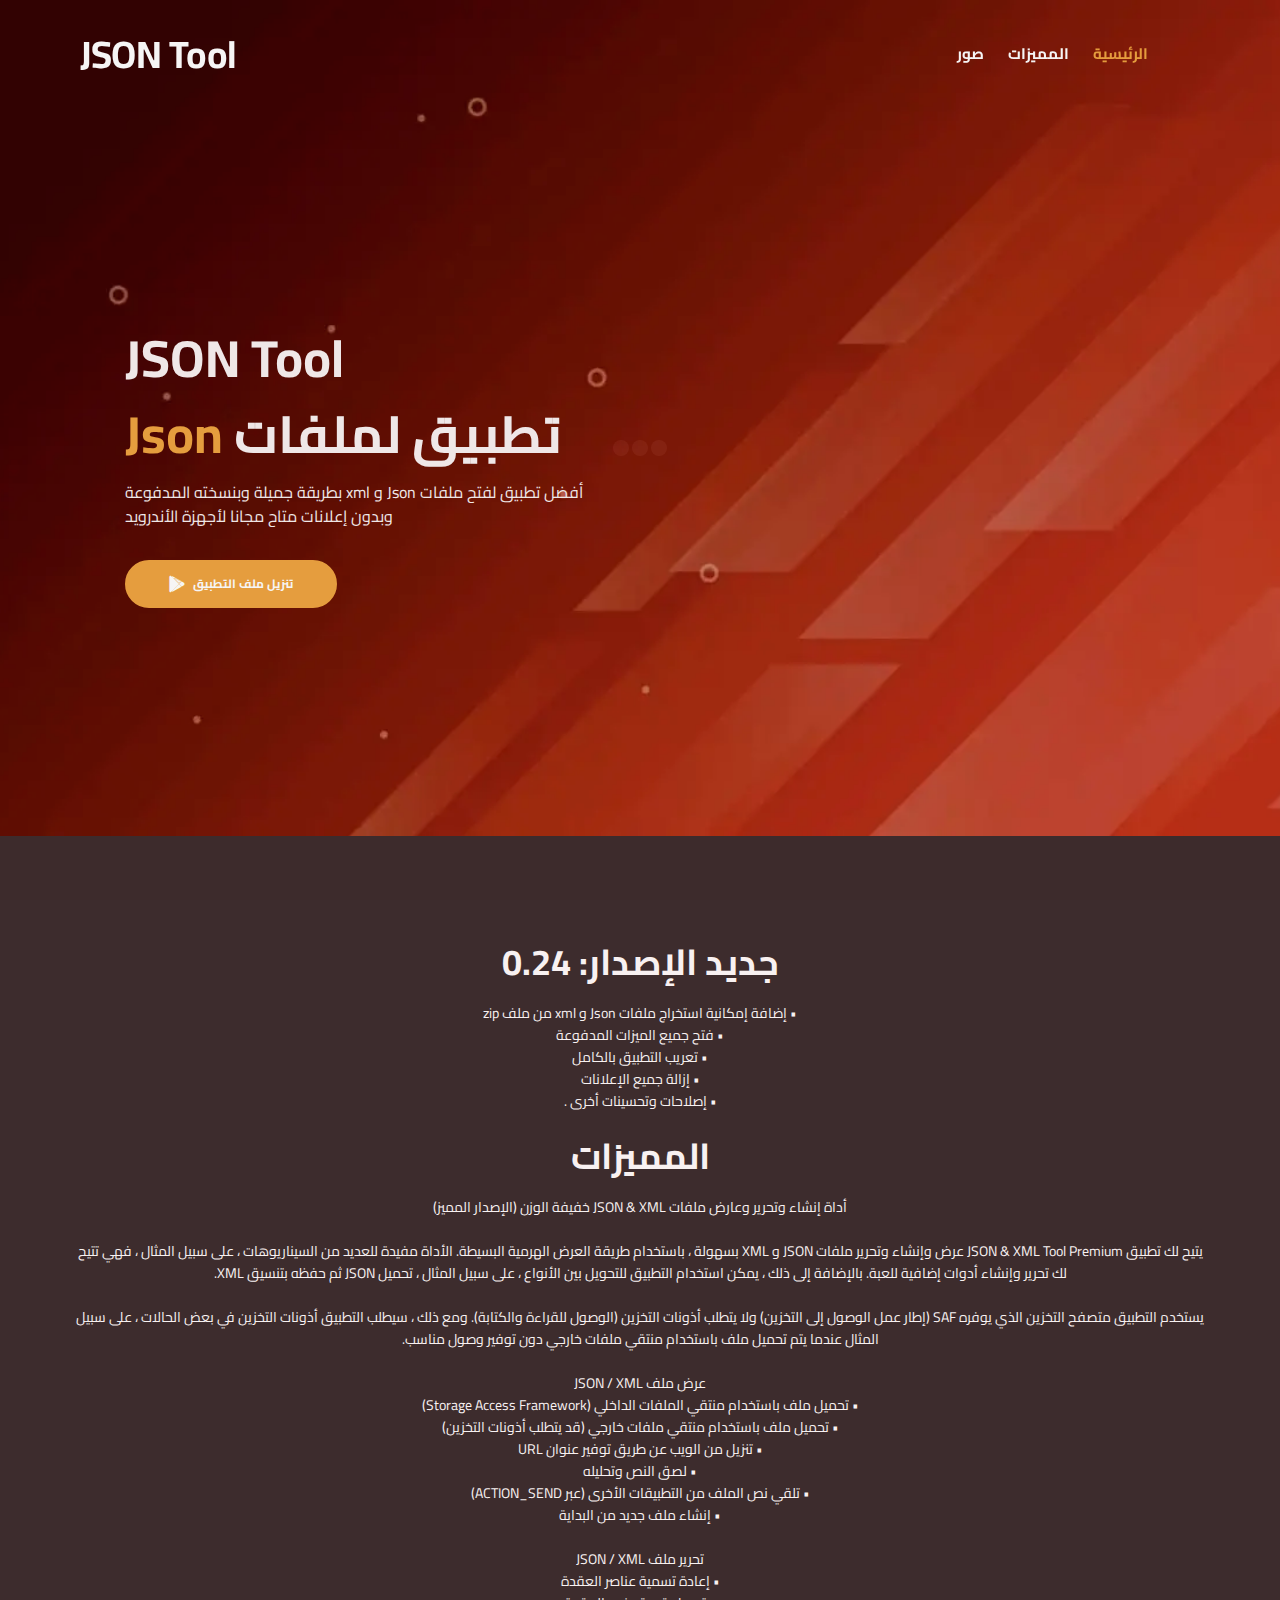
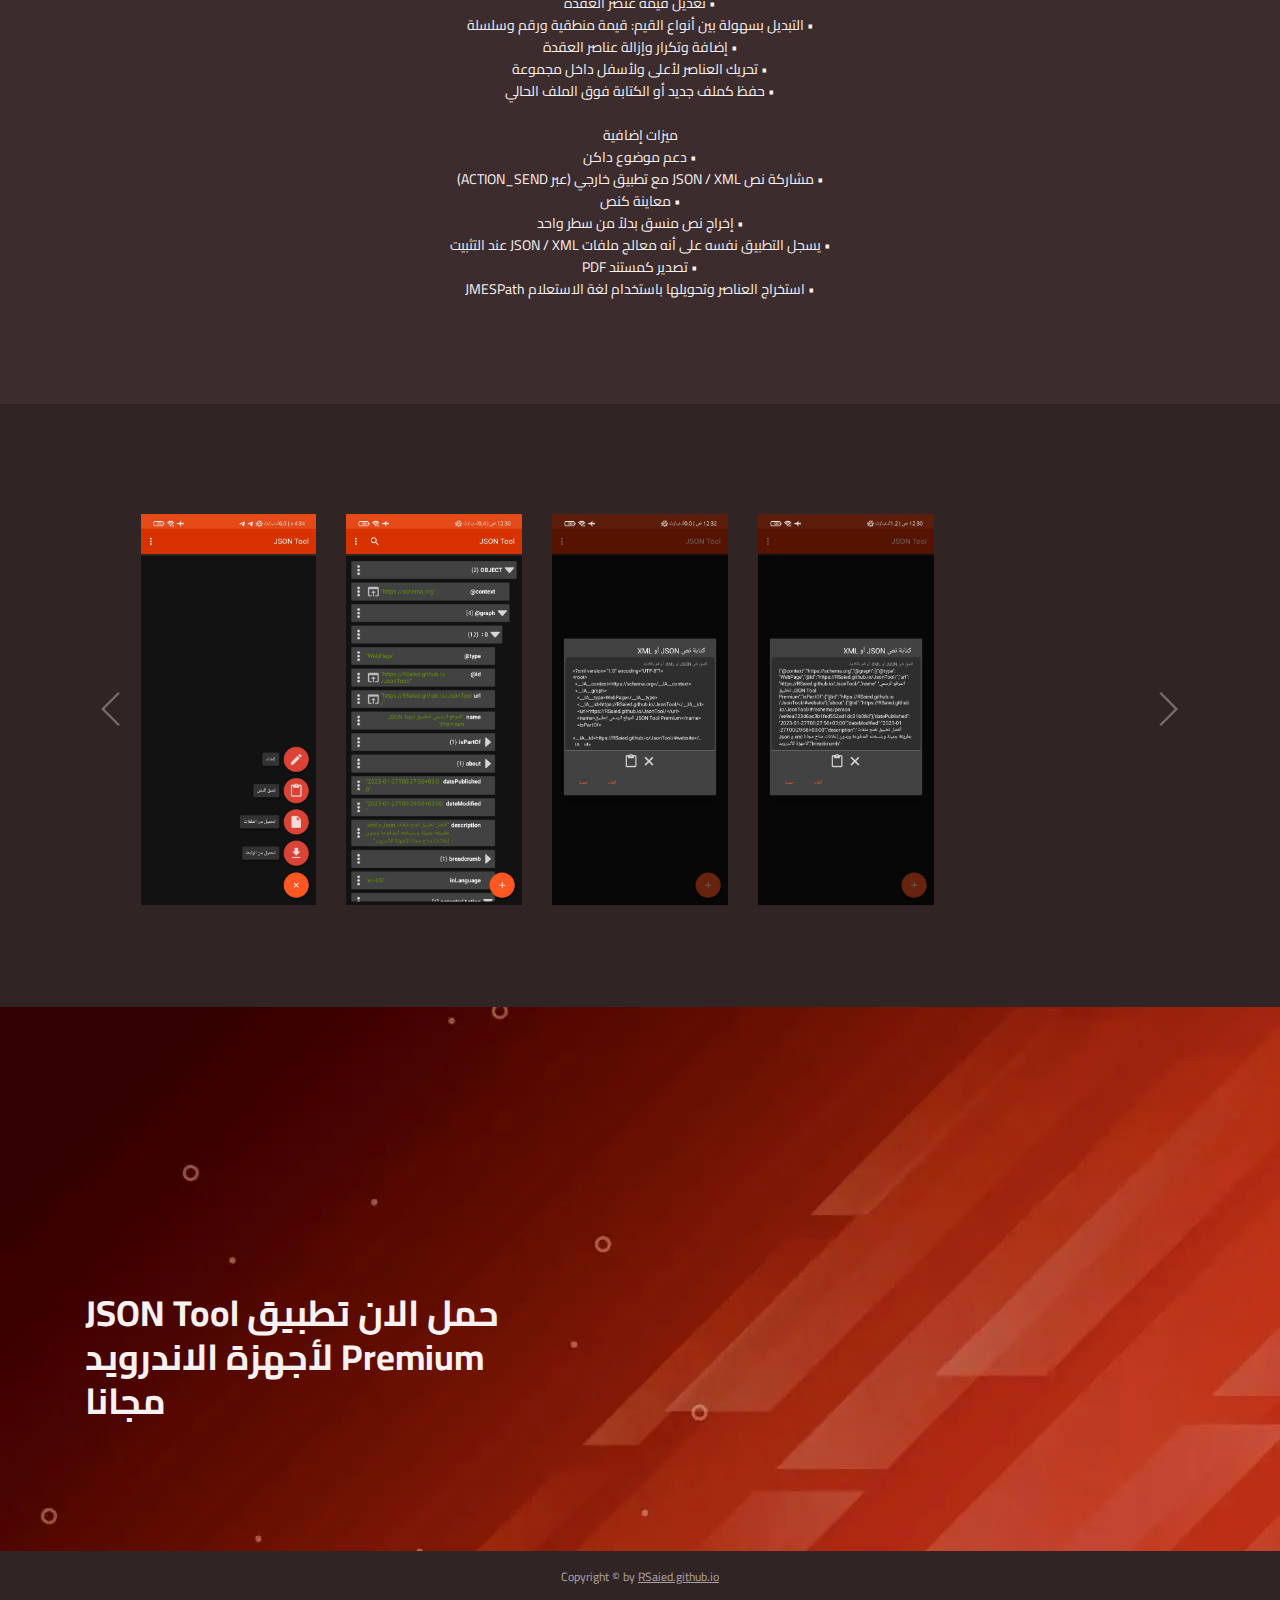
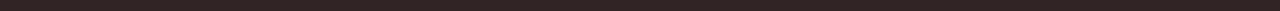
<file: JsonTool/index.html>
<!DOCTYPE html>
<html lang="ar">
<head>
    
    <!-- Website Title -->
    <title> تطبيق لفتح ملفات Json و xml بطريقة جميلة - JSON Tool</title>
    <meta charset="UTF-8">
    <meta name="viewport" content="width=device-width, initial-scale=1, shrink-to-fit=no">
    <meta name="author" content="Inovatik">
    
    <meta name='robots' content='index, follow, max-image-preview:large, max-snippet:-1, max-video-preview:-1' />
	<meta name="description" content="أفضل تطبيق لفتح ملفات Json و xml بطريقة جميلة وبنسخته المدفوعة وبدون إعلانات متاح مجانا لأجهزة الأندرويد" />
	<link rel="canonical" href="https://RSaied.github.io/JsonTool/" />
	<meta property="og:locale" content="en_US" />
	<meta property="og:type" content="website" />
	<meta property="og:title" content="الموقع الرسمي لتطبيق JSON Tool" />
	<meta property="og:description" content="أفضل تطبيق لفتح ملفات Json و xml بطريقة جميلة وبنسخته المدفوعة وبدون إعلانات متاح مجانا لأجهزة الأندرويد" />
	<meta property="og:url" content="https://RSaied.github.io/JsonTool/" />
	<meta property="og:site_name" content="JSON Tool Premium" />
	<meta property="article:publisher" content="https://RSaied.github.io/JsonTool/" />
	<meta property="article:modified_time" content="2023-01-27T00:29:58+03:00" />
	<meta name="twitter:card" content="summary_large_image" />
	<meta name="twitter:site" content="@Botate" />
	<script type="application/ld+json" class="yoast-schema-graph">{"@context":"https://schema.org","@graph":[{"@type":"WebPage","@id":"https://RSaied.github.io/JsonTool/","url":"https://RSaied.github.io/JsonTool/","name":"الموقع الرسمي لتطبيق JSON Tool Premium","isPartOf":{"@id":"https://RSaied.github.io/JsonTool/#website"},"about":{"@id":"https://RSaied.github.io/JsonTool/#/schema/person/ee9ea723d6ac3b1fed552ed1dc31b08d"},"datePublished":"2023-01-27T00:27:56+03:00","dateModified":"2023-01-27T00:29:58+03:00","description":"أفضل تطبيق لفتح ملفات Json و xml بطريقة جميلة وبنسخته المدفوعة وبدون إعلانات متاح مجانا لأجهزة الأندرويد","breadcrumb":{"@id":"https://RSaied.github.io/JsonTool/#breadcrumb"},"inLanguage":"en-US","potentialAction":[{"@type":"ReadAction","target":["https://RSaied.github.io/JsonTool/"]}]},{"@type":"BreadcrumbList","@id":"https://RSaied.github.io/JsonTool/#breadcrumb","itemListElement":[{"@type":"ListItem","position":1,"name":"Home"}]},{"@type":"WebSite","@id":"https://RSaied.github.io/JsonTool/#website","url":"https://RSaied.github.io/JsonTool/","name":"JSON Tool","description":"أفضل تطبيق لفتح ملفات Json و xml بطريقة جميلة وبنسخته المدفوعة وبدون إعلانات متاح مجانا لأجهزة الأندرويد","publisher":{"@id":"https://RSaied.github.io/JsonTool/#/schema/person/ee9ea723d6ac3b1fed552ed1dc31b08d"},"potentialAction":[{"@type":"SearchAction","target":{"@type":"EntryPoint","urlTemplate":"https://RSaied.github.io/JsonTool/?s={search_term_string}"},"query-input":"required name=search_term_string"}],"inLanguage":"en-US"},{"@type":["Person","Organization"],"@id":"https://RSaied.github.io/JsonTool/#/schema/person/ee9ea723d6ac3b1fed552ed1dc31b08d","name":"Saied","image":{"@type":"ImageObject","inLanguage":"en-US","@id":"https://RSaied.github.io/JsonTool/#/schema/person/image/","url":"https://secure.gravatar.com/avatar/06384b15f46ffa6dbe321fb9e9ccee6c?s=96&d=mm&r=g","contentUrl":"https://secure.gravatar.com/avatar/06384b15f46ffa6dbe321fb9e9ccee6c?s=96&d=mm&r=g","caption":"Saied"},"logo":{"@id":"https://RSaied.github.io/JsonTool/#/schema/person/image/"},"sameAs":["https://RSaied.github.io/JsonTool/"]}]}</script>
	<!-- / Yoast SEO plugin. -->


<link rel='dns-prefetch' href='//www.googletagmanager.com' />
<style type="text/css">
img.wp-smiley,
img.emoji {
	display: inline !important;
	border: none !important;
	box-shadow: none !important;
	height: 1em !important;
	width: 1em !important;
	margin: 0 0.07em !important;
	vertical-align: -0.1em !important;
	background: none !important;
	padding: 0 !important;
}
</style>
<style id='global-styles-inline-css' type='text/css'>
body{--wp--preset--color--black: #000000;--wp--preset--color--cyan-bluish-gray: #abb8c3;--wp--preset--color--white: #ffffff;--wp--preset--color--pale-pink: #f78da7;--wp--preset--color--vivid-red: #cf2e2e;--wp--preset--color--luminous-vivid-orange: #ff6900;--wp--preset--color--luminous-vivid-amber: #fcb900;--wp--preset--color--light-green-cyan: #7bdcb5;--wp--preset--color--vivid-green-cyan: #00d084;--wp--preset--color--pale-cyan-blue: #8ed1fc;--wp--preset--color--vivid-cyan-blue: #0693e3;--wp--preset--color--vivid-purple: #9b51e0;--wp--preset--gradient--vivid-cyan-blue-to-vivid-purple: linear-gradient(135deg,rgba(6,147,227,1) 0%,rgb(155,81,224) 100%);--wp--preset--gradient--light-green-cyan-to-vivid-green-cyan: linear-gradient(135deg,rgb(122,220,180) 0%,rgb(0,208,130) 100%);--wp--preset--gradient--luminous-vivid-amber-to-luminous-vivid-orange: linear-gradient(135deg,rgba(252,185,0,1) 0%,rgba(255,105,0,1) 100%);--wp--preset--gradient--luminous-vivid-orange-to-vivid-red: linear-gradient(135deg,rgba(255,105,0,1) 0%,rgb(207,46,46) 100%);--wp--preset--gradient--very-light-gray-to-cyan-bluish-gray: linear-gradient(135deg,rgb(238,238,238) 0%,rgb(169,184,195) 100%);--wp--preset--gradient--cool-to-warm-spectrum: linear-gradient(135deg,rgb(74,234,220) 0%,rgb(151,120,209) 20%,rgb(207,42,186) 40%,rgb(238,44,130) 60%,rgb(251,105,98) 80%,rgb(254,248,76) 100%);--wp--preset--gradient--blush-light-purple: linear-gradient(135deg,rgb(255,206,236) 0%,rgb(152,150,240) 100%);--wp--preset--gradient--blush-bordeaux: linear-gradient(135deg,rgb(254,205,165) 0%,rgb(254,45,45) 50%,rgb(107,0,62) 100%);--wp--preset--gradient--luminous-dusk: linear-gradient(135deg,rgb(255,203,112) 0%,rgb(199,81,192) 50%,rgb(65,88,208) 100%);--wp--preset--gradient--pale-ocean: linear-gradient(135deg,rgb(255,245,203) 0%,rgb(182,227,212) 50%,rgb(51,167,181) 100%);--wp--preset--gradient--electric-grass: linear-gradient(135deg,rgb(202,248,128) 0%,rgb(113,206,126) 100%);--wp--preset--gradient--midnight: linear-gradient(135deg,rgb(2,3,129) 0%,rgb(40,116,252) 100%);--wp--preset--duotone--dark-grayscale: url('#wp-duotone-dark-grayscale');--wp--preset--duotone--grayscale: url('#wp-duotone-grayscale');--wp--preset--duotone--purple-yellow: url('#wp-duotone-purple-yellow');--wp--preset--duotone--blue-red: url('#wp-duotone-blue-red');--wp--preset--duotone--midnight: url('#wp-duotone-midnight');--wp--preset--duotone--magenta-yellow: url('#wp-duotone-magenta-yellow');--wp--preset--duotone--purple-green: url('#wp-duotone-purple-green');--wp--preset--duotone--blue-orange: url('#wp-duotone-blue-orange');--wp--preset--font-size--small: 13px;--wp--preset--font-size--medium: 20px;--wp--preset--font-size--large: 36px;--wp--preset--font-size--x-large: 42px;--wp--preset--spacing--20: 0.44rem;--wp--preset--spacing--30: 0.67rem;--wp--preset--spacing--40: 1rem;--wp--preset--spacing--50: 1.5rem;--wp--preset--spacing--60: 2.25rem;--wp--preset--spacing--70: 3.38rem;--wp--preset--spacing--80: 5.06rem;}:where(.is-layout-flex){gap: 0.5em;}body .is-layout-flow > .alignleft{float: left;margin-inline-start: 0;margin-inline-end: 2em;}body .is-layout-flow > .alignright{float: right;margin-inline-start: 2em;margin-inline-end: 0;}body .is-layout-flow > .aligncenter{margin-left: auto !important;margin-right: auto !important;}body .is-layout-constrained > .alignleft{float: left;margin-inline-start: 0;margin-inline-end: 2em;}body .is-layout-constrained > .alignright{float: right;margin-inline-start: 2em;margin-inline-end: 0;}body .is-layout-constrained > .aligncenter{margin-left: auto !important;margin-right: auto !important;}body .is-layout-constrained > :where(:not(.alignleft):not(.alignright):not(.alignfull)){max-width: var(--wp--style--global--content-size);margin-left: auto !important;margin-right: auto !important;}body .is-layout-constrained > .alignwide{max-width: var(--wp--style--global--wide-size);}body .is-layout-flex{display: flex;}body .is-layout-flex{flex-wrap: wrap;align-items: center;}body .is-layout-flex > *{margin: 0;}:where(.wp-block-columns.is-layout-flex){gap: 2em;}.has-black-color{color: var(--wp--preset--color--black) !important;}.has-cyan-bluish-gray-color{color: var(--wp--preset--color--cyan-bluish-gray) !important;}.has-white-color{color: var(--wp--preset--color--white) !important;}.has-pale-pink-color{color: var(--wp--preset--color--pale-pink) !important;}.has-vivid-red-color{color: var(--wp--preset--color--vivid-red) !important;}.has-luminous-vivid-orange-color{color: var(--wp--preset--color--luminous-vivid-orange) !important;}.has-luminous-vivid-amber-color{color: var(--wp--preset--color--luminous-vivid-amber) !important;}.has-light-green-cyan-color{color: var(--wp--preset--color--light-green-cyan) !important;}.has-vivid-green-cyan-color{color: var(--wp--preset--color--vivid-green-cyan) !important;}.has-pale-cyan-blue-color{color: var(--wp--preset--color--pale-cyan-blue) !important;}.has-vivid-cyan-blue-color{color: var(--wp--preset--color--vivid-cyan-blue) !important;}.has-vivid-purple-color{color: var(--wp--preset--color--vivid-purple) !important;}.has-black-background-color{background-color: var(--wp--preset--color--black) !important;}.has-cyan-bluish-gray-background-color{background-color: var(--wp--preset--color--cyan-bluish-gray) !important;}.has-white-background-color{background-color: var(--wp--preset--color--white) !important;}.has-pale-pink-background-color{background-color: var(--wp--preset--color--pale-pink) !important;}.has-vivid-red-background-color{background-color: var(--wp--preset--color--vivid-red) !important;}.has-luminous-vivid-orange-background-color{background-color: var(--wp--preset--color--luminous-vivid-orange) !important;}.has-luminous-vivid-amber-background-color{background-color: var(--wp--preset--color--luminous-vivid-amber) !important;}.has-light-green-cyan-background-color{background-color: var(--wp--preset--color--light-green-cyan) !important;}.has-vivid-green-cyan-background-color{background-color: var(--wp--preset--color--vivid-green-cyan) !important;}.has-pale-cyan-blue-background-color{background-color: var(--wp--preset--color--pale-cyan-blue) !important;}.has-vivid-cyan-blue-background-color{background-color: var(--wp--preset--color--vivid-cyan-blue) !important;}.has-vivid-purple-background-color{background-color: var(--wp--preset--color--vivid-purple) !important;}.has-black-border-color{border-color: var(--wp--preset--color--black) !important;}.has-cyan-bluish-gray-border-color{border-color: var(--wp--preset--color--cyan-bluish-gray) !important;}.has-white-border-color{border-color: var(--wp--preset--color--white) !important;}.has-pale-pink-border-color{border-color: var(--wp--preset--color--pale-pink) !important;}.has-vivid-red-border-color{border-color: var(--wp--preset--color--vivid-red) !important;}.has-luminous-vivid-orange-border-color{border-color: var(--wp--preset--color--luminous-vivid-orange) !important;}.has-luminous-vivid-amber-border-color{border-color: var(--wp--preset--color--luminous-vivid-amber) !important;}.has-light-green-cyan-border-color{border-color: var(--wp--preset--color--light-green-cyan) !important;}.has-vivid-green-cyan-border-color{border-color: var(--wp--preset--color--vivid-green-cyan) !important;}.has-pale-cyan-blue-border-color{border-color: var(--wp--preset--color--pale-cyan-blue) !important;}.has-vivid-cyan-blue-border-color{border-color: var(--wp--preset--color--vivid-cyan-blue) !important;}.has-vivid-purple-border-color{border-color: var(--wp--preset--color--vivid-purple) !important;}.has-vivid-cyan-blue-to-vivid-purple-gradient-background{background: var(--wp--preset--gradient--vivid-cyan-blue-to-vivid-purple) !important;}.has-light-green-cyan-to-vivid-green-cyan-gradient-background{background: var(--wp--preset--gradient--light-green-cyan-to-vivid-green-cyan) !important;}.has-luminous-vivid-amber-to-luminous-vivid-orange-gradient-background{background: var(--wp--preset--gradient--luminous-vivid-amber-to-luminous-vivid-orange) !important;}.has-luminous-vivid-orange-to-vivid-red-gradient-background{background: var(--wp--preset--gradient--luminous-vivid-orange-to-vivid-red) !important;}.has-very-light-gray-to-cyan-bluish-gray-gradient-background{background: var(--wp--preset--gradient--very-light-gray-to-cyan-bluish-gray) !important;}.has-cool-to-warm-spectrum-gradient-background{background: var(--wp--preset--gradient--cool-to-warm-spectrum) !important;}.has-blush-light-purple-gradient-background{background: var(--wp--preset--gradient--blush-light-purple) !important;}.has-blush-bordeaux-gradient-background{background: var(--wp--preset--gradient--blush-bordeaux) !important;}.has-luminous-dusk-gradient-background{background: var(--wp--preset--gradient--luminous-dusk) !important;}.has-pale-ocean-gradient-background{background: var(--wp--preset--gradient--pale-ocean) !important;}.has-electric-grass-gradient-background{background: var(--wp--preset--gradient--electric-grass) !important;}.has-midnight-gradient-background{background: var(--wp--preset--gradient--midnight) !important;}.has-small-font-size{font-size: var(--wp--preset--font-size--small) !important;}.has-medium-font-size{font-size: var(--wp--preset--font-size--medium) !important;}.has-large-font-size{font-size: var(--wp--preset--font-size--large) !important;}.has-x-large-font-size{font-size: var(--wp--preset--font-size--x-large) !important;}
.wp-block-navigation a:where(:not(.wp-element-button)){color: inherit;}
:where(.wp-block-columns.is-layout-flex){gap: 2em;}
.wp-block-pullquote{font-size: 1.5em;line-height: 1.6;}
.progress-bar2 {
width: 100%;
background-color: #fcb900;
margin-top: 20px;
border-radius: 10px;
overflow: hidden;
display: none;
}
.progress-bar2-inner {
height: 20px;
width: 0;
background-color: #D83200;
transition: width 0.4s ease;
}
.progress-text {
margin-top: 10px;
font-size: 1em;
}
.speed-text,
.remaining-time-text {
margin-top: 5px;
font-size: 1em;
}
</style>
<link rel='stylesheet' id='fontawesome-css' href='./css/fontawesome-all.css?ver=1' type='text/css' media='all' />
<link rel='stylesheet' id='bootstrap-css' href='./css/bootstrap.css?ver=1' type='text/css' media='all' />
<link rel='stylesheet' id='swiper-css' href='./css/swiper.css?ver=1' type='text/css' media='all' />
<link rel='stylesheet' id='magnific-css' href='./css/magnific-popup.css?ver=1' type='text/css' media='all' />
<link rel='stylesheet' id='styles-css' href='./css/styles.css?ver=1' type='text/css' media='all' />

<!-- Google Analytics snippet added by Site Kit -->
<script type='text/javascript' src='https://www.googletagmanager.com/gtag/js?id=UA-245813125-2' id='google_gtagjs-js' async></script>
<script type='text/javascript' id='google_gtagjs-js-after'>
window.dataLayer = window.dataLayer || [];function gtag(){dataLayer.push(arguments);}
gtag('set', 'linker', {"domains":["RSaied.github.io/JsonTool"]} );
gtag("js", new Date());
gtag("set", "developer_id.dZTNiMT", true);
gtag("config", "UA-245813125-2", {"anonymize_ip":true});
gtag("config", "G-YJCQ7972NR");
</script>

<!-- End Google Analytics snippet added by Site Kit -->

<meta name="generator" content="Site Kit by Google 1.90.1" /><link rel="icon" href="./favicon.ico" sizes="32x32" />
<link rel="icon" href="./favicon.ico" sizes="192x192" />
<link rel="apple-touch-icon" href="./favicon.ico" />
<meta name="msapplication-TileImage" content="./favicon.ico" />
 
    
</head>
<body data-spy="scroll" data-target=".fixed-top">
    
    <!-- Preloader -->
	<div class="spinner-wrapper">
        <div class="spinner">
            <div class="bounce1"></div>
            <div class="bounce2"></div>
            <div class="bounce3"></div>
        </div>
    </div>
    <!-- end of preloader -->
    

    <!-- Navbar -->
    <nav class="navbar navbar-expand-md navbar-dark navbar-custom fixed-top">
                <!-- Text Logo - Use this if you don't have a graphic logo -->
        <a class="navbar-brand logo-text page-scroll" href="">JSON Tool</a> 
                
                
        <!-- Mobile Menu Toggle Button -->
        <button class="navbar-toggler" type="button" data-toggle="collapse" data-target="#navbarsExampleDefault" aria-controls="navbarsExampleDefault" aria-expanded="false" aria-label="Toggle navigation">
            <span class="navbar-toggler-awesome fas fa-bars"></span>
            <span class="navbar-toggler-awesome fas fa-times"></span>
        </button>
        <!-- end of mobile menu toggle button -->

        <div class="collapse navbar-collapse" id="navbarsExampleDefault" dir="rtl">
            <ul class="navbar-nav ml-auto">
                <li class="nav-item">
                    <a class="nav-link page-scroll" href="#header">الرئيسية <span class="sr-only">(current)</span></a>
                </li>
                <li class="nav-item">
                    <a class="nav-link page-scroll" href="#features">المميزات</a>
                </li>
                <li class="nav-item">
                    <a class="nav-link page-scroll" href="#screenshots">صور</a>
                </li>
            </ul>
          
        </div>
    </nav> <!-- end of navbar -->
    <!-- end of navbar -->

    <!-- Header -->
    <header id="header" class="header">
        <div class="header-content">
            <div class="container">
                <div class="row">
                    <div class="col-lg-6">
                        <div class="text-container">
                            <h1>JSON Tool</h1>
                            <h1 dir="rtl">تطبيق لملفات <span id="js-rotating">Json, Xml</span></h1>
                            <p class="p-large" dir="rtl">أفضل تطبيق لفتح ملفات Json و xml بطريقة جميلة وبنسخته المدفوعة وبدون إعلانات متاح مجانا لأجهزة الأندرويد</p>
                            
                                                          <a id="btn-download" class="btn-solid-lg page-scroll" href="#download" target="_blank" ><i class="fab fa-google-play"></i>تنزيل ملف التطبيق </a>
                                                        
                        </div>
                    </div> <!-- end of col -->
                    
                </div> <!-- end of row -->
            </div> <!-- end of container -->
        </div> <!-- end of header-content -->
    </header> <!-- end of header -->
    <!-- end of header -->


    <!-- Features -->
    <div id="features" class="tabs">
    	<div class="tabs-content">
        <div class="container">
            <div id="new-update" style="text-align: center;" dir="rtl"></div> <!-- end of style div -->
            <div class="row" dir="rtl">
                <div class="col-lg-12">
                    <h2>المميزات</h2>
                </div> <!-- end of col -->
أداة إنشاء وتحرير وعارض ملفات JSON & XML خفيفة الوزن (الإصدار المميز)<br>
<br>
يتيح لك تطبيق JSON & XML Tool Premium عرض وإنشاء وتحرير ملفات JSON و XML بسهولة ، باستخدام طريقة العرض الهرمية البسيطة. الأداة مفيدة للعديد من السيناريوهات ، على سبيل المثال ، فهي تتيح لك تحرير وإنشاء أدوات إضافية للعبة. بالإضافة إلى ذلك ، يمكن استخدام التطبيق للتحويل بين الأنواع ، على سبيل المثال ، تحميل JSON ثم حفظه بتنسيق XML.<br>
<br>
يستخدم التطبيق متصفح التخزين الذي يوفره SAF (إطار عمل الوصول إلى التخزين) ولا يتطلب أذونات التخزين (الوصول للقراءة والكتابة). ومع ذلك ، سيطلب التطبيق أذونات التخزين في بعض الحالات ، على سبيل المثال عندما يتم تحميل ملف باستخدام منتقي ملفات خارجي دون توفير وصول مناسب.<br>
<br>
عرض ملف JSON / XML <br>
• تحميل ملف باستخدام منتقي الملفات الداخلي (Storage Access Framework)<br>
• تحميل ملف باستخدام منتقي ملفات خارجي (قد يتطلب أذونات التخزين)<br>
• تنزيل من الويب عن طريق توفير عنوان URL<br>
• لصق النص وتحليله<br>
• تلقي نص الملف من التطبيقات الأخرى (عبر ACTION_SEND)<br>
• إنشاء ملف جديد من البداية<br>
<br>
تحرير ملف JSON / XML <br>
• إعادة تسمية عناصر العقدة<br>
• تعديل قيمة عنصر العقدة<br>
• التبديل بسهولة بين أنواع القيم: قيمة منطقية ورقم وسلسلة<br>
• إضافة وتكرار وإزالة عناصر العقدة<br>
• تحريك العناصر لأعلى ولأسفل داخل مجموعة<br>
• حفظ كملف جديد أو الكتابة فوق الملف الحالي<br>
<br>
ميزات إضافية <br>
• دعم موضوع داكن<br>
• مشاركة نص JSON / XML مع تطبيق خارجي (عبر ACTION_SEND)<br>
• معاينة كنص<br>
• إخراج نص منسق بدلاً من سطر واحد<br>
• يسجل التطبيق نفسه على أنه معالج ملفات JSON / XML عند التثبيت<br>
• تصدير كمستند PDF<br>
• استخراج العناصر وتحويلها باستخدام لغة الاستعلام JMESPath
            </div> <!-- end of row -->
        </div> <!-- end of container --> 
    </div> <!-- end of tabs-content -->
    </div> <!-- end of tabs -->
    <!-- end of features -->

    <!-- Screenshots -->
    <div id="screenshots" class="slider-1">
        <div class="container">
            <div class="row">
                <div class="col-lg-12">
                    
                    <!-- Image Slider -->
                    <div class="slider-container">
                        <div class="swiper-container image-slider">
                            <div class="swiper-wrapper">
                                
                                                                                                <!-- Slide -->
                                <div class="swiper-slide">
                                    <a href="./images/Screenshot_1.jpg" class="popup-link" data-effect="fadeIn">
                                        <img class="img-fluid" src="./images/Screenshot_1.jpg" alt="">
                                    </a>
                                </div>
                                <!-- end of slide -->
                                                                <!-- Slide -->
                                <div class="swiper-slide">
                                    <a href="./images/Screenshot_2.jpg" class="popup-link" data-effect="fadeIn">
                                        <img class="img-fluid" src="./images/Screenshot_2.jpg" alt="">
                                    </a>
                                </div>
                                <!-- end of slide -->
                                                                <!-- Slide -->
                                <div class="swiper-slide">
                                    <a href="./images/Screenshot_3.jpg" class="popup-link" data-effect="fadeIn">
                                        <img class="img-fluid" src="./images/Screenshot_3.jpg" alt="">
                                    </a>
                                </div>
                                <!-- end of slide -->
                                                                <!-- Slide -->
                                <div class="swiper-slide">
                                    <a href="./images/Screenshot_4.jpg" class="popup-link" data-effect="fadeIn">
                                        <img class="img-fluid" src="./images/Screenshot_4.jpg" alt="">
                                    </a>
                                </div>
                                <!-- end of slide -->
                                                                                                
                            </div> <!-- end of swiper-wrapper -->

                            <!-- Add Arrows -->
                            <div class="swiper-button-next"></div>
                            <div class="swiper-button-prev"></div>
                            <!-- end of add arrows -->

                        </div> <!-- end of swiper-container -->
                    </div> <!-- end of slider-container -->
                    <!-- end of image slider -->

                </div> <!-- end of col -->
            </div> <!-- end of row -->
        </div> <!-- end of container -->
    </div> <!-- end of slider-2 -->
    <!-- end of screenshots -->


    <!-- Download -->
    <div id="download" class="basic-4">
        <div class="container">
            <div class="row">
                
                               
                <div class="col-lg-6 col-xl-5">
                    <div class="text-container">
                        <h2 dir="rtl">حمل الان تطبيق JSON Tool Premium لأجهزة الاندرويد مجانا</h2>
<div class="progress-bar2" id="progress-bar2" dir="rtl">
<div class="progress-bar2-inner" id="progress-bar2-inner" dir="rtl"></div>
</div>
<div class="progress-text" id="progress-text" dir="rtl"></div>
<div class="speed-text" id="speed-text" dir="rtl"></div>
<div class="remaining-time-text" id="remaining-time-text" dir="rtl"></div>
                    </div> <!-- end of text-container -->
                </div> <!-- end of col -->
               
                 
                
                 
            </div> <!-- end of row -->
        </div> <!-- end of container -->
    </div> <!-- end of basic-4 -->
    <!-- end of download -->

       <!-- Copyright -->
    <div class="copyright">
        <div class="container">
            <div class="row">
                <div class="col-lg-12">
                    <p class="p-small">Copyright © by <a href="http://RSaied.github.io">RSaied.github.io</a></p>
                </div> <!-- end of col -->
            </div> <!-- enf of row -->
        </div> <!-- end of container -->
    </div> <!-- end of copyright --> 
    <!-- end of copyright -->
        
    <script type='text/javascript' src='./js/jquery.min.js?ver=1' id='jquery-js'></script>
<script type='text/javascript' src='./js/popper.min.js?ver=1' id='popper-js'></script>
<script type='text/javascript' src='./js/bootstrap.min.js?ver=1' id='bootstrap-js'></script>
<script type='text/javascript' src='./js/jquery.easing.min.js?ver=1' id='jquery_easing-js'></script>
<script type='text/javascript' src='./js/swiper.min.js?ver=1' id='swiper-js'></script>
<script type='text/javascript' src='./js/jquery.magnific-popup.js?ver=1' id='magnific-js'></script>
<script type='text/javascript' src='./js/morphext.min.js?ver=1' id='morphext-js'></script>
<script type='text/javascript' src='./js/validator.min.js?ver=1' id='validator-js'></script>
<script type='text/javascript' src='./js/scripts.js?ver=1' id='scripts-js'></script>
<script type='text/javascript' src='./js/download.js?ver=2' id='download-js'></script>
</body>
</html>
</file>
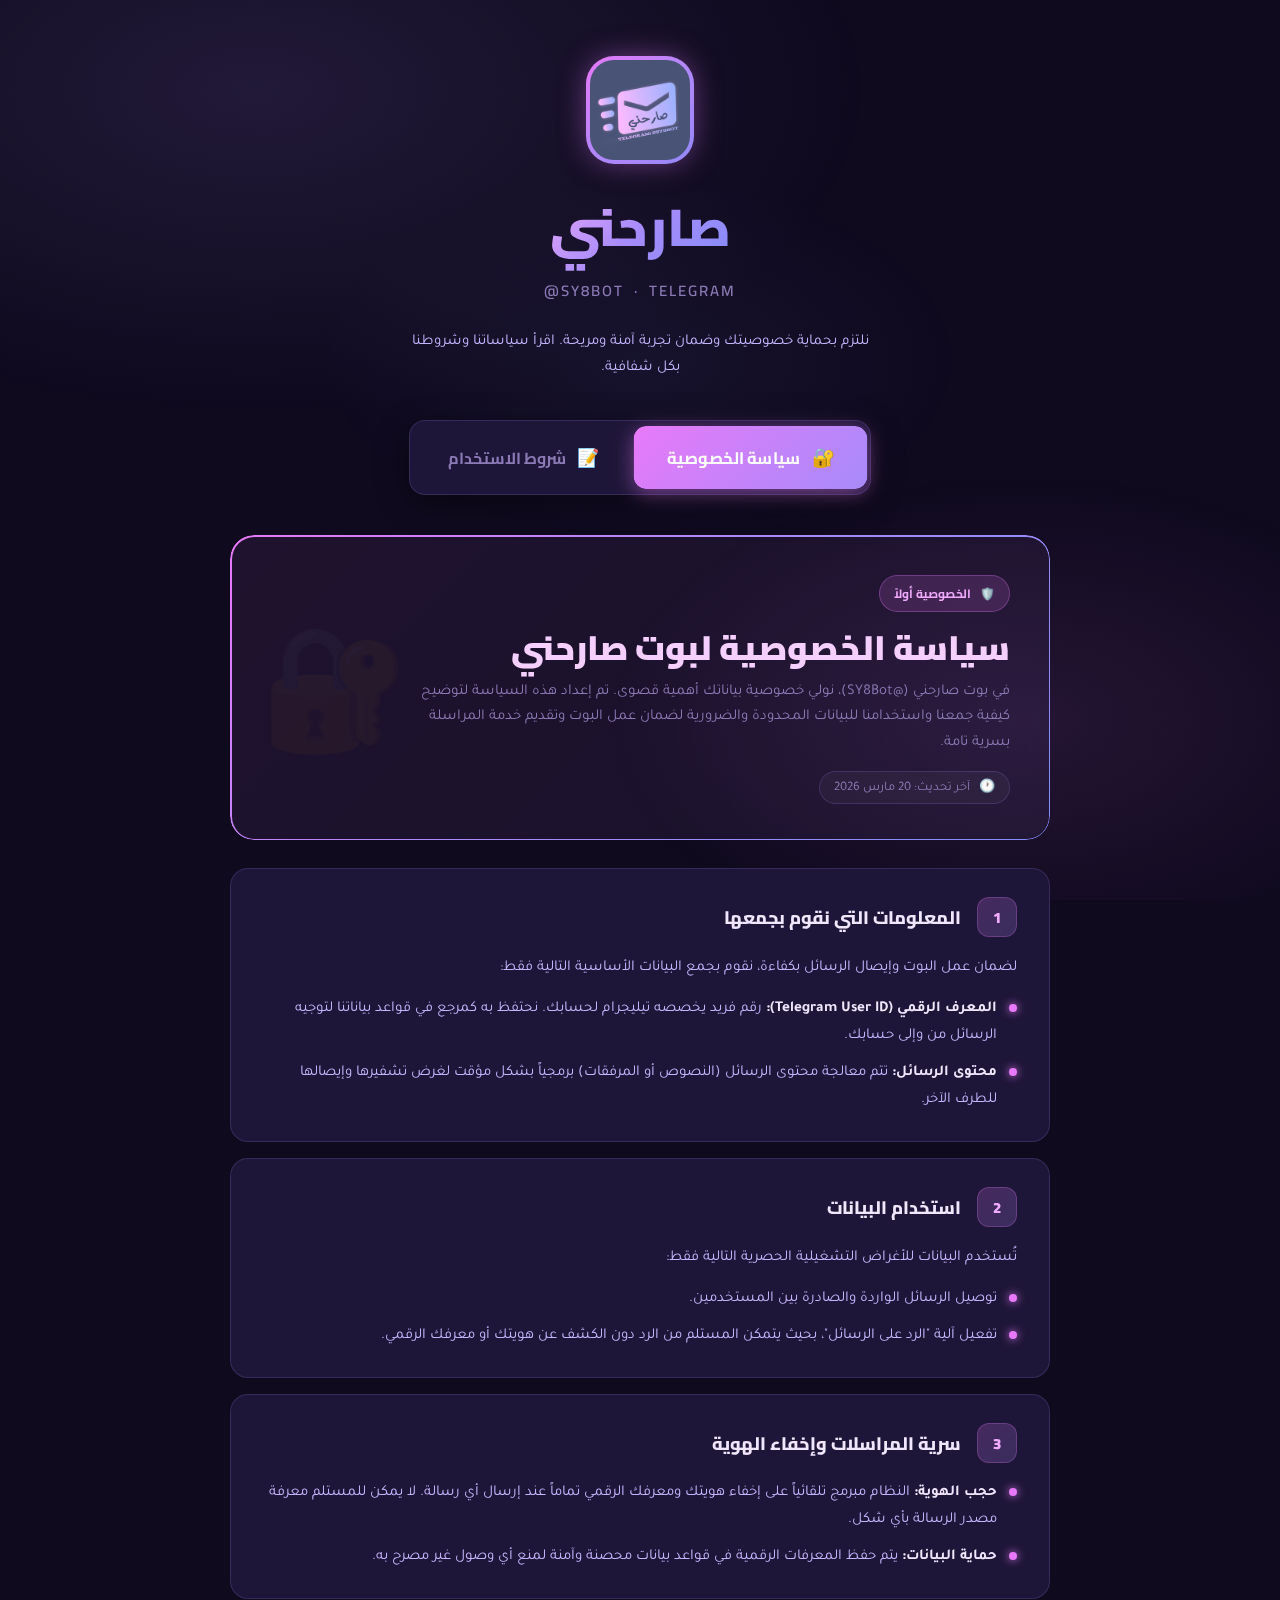
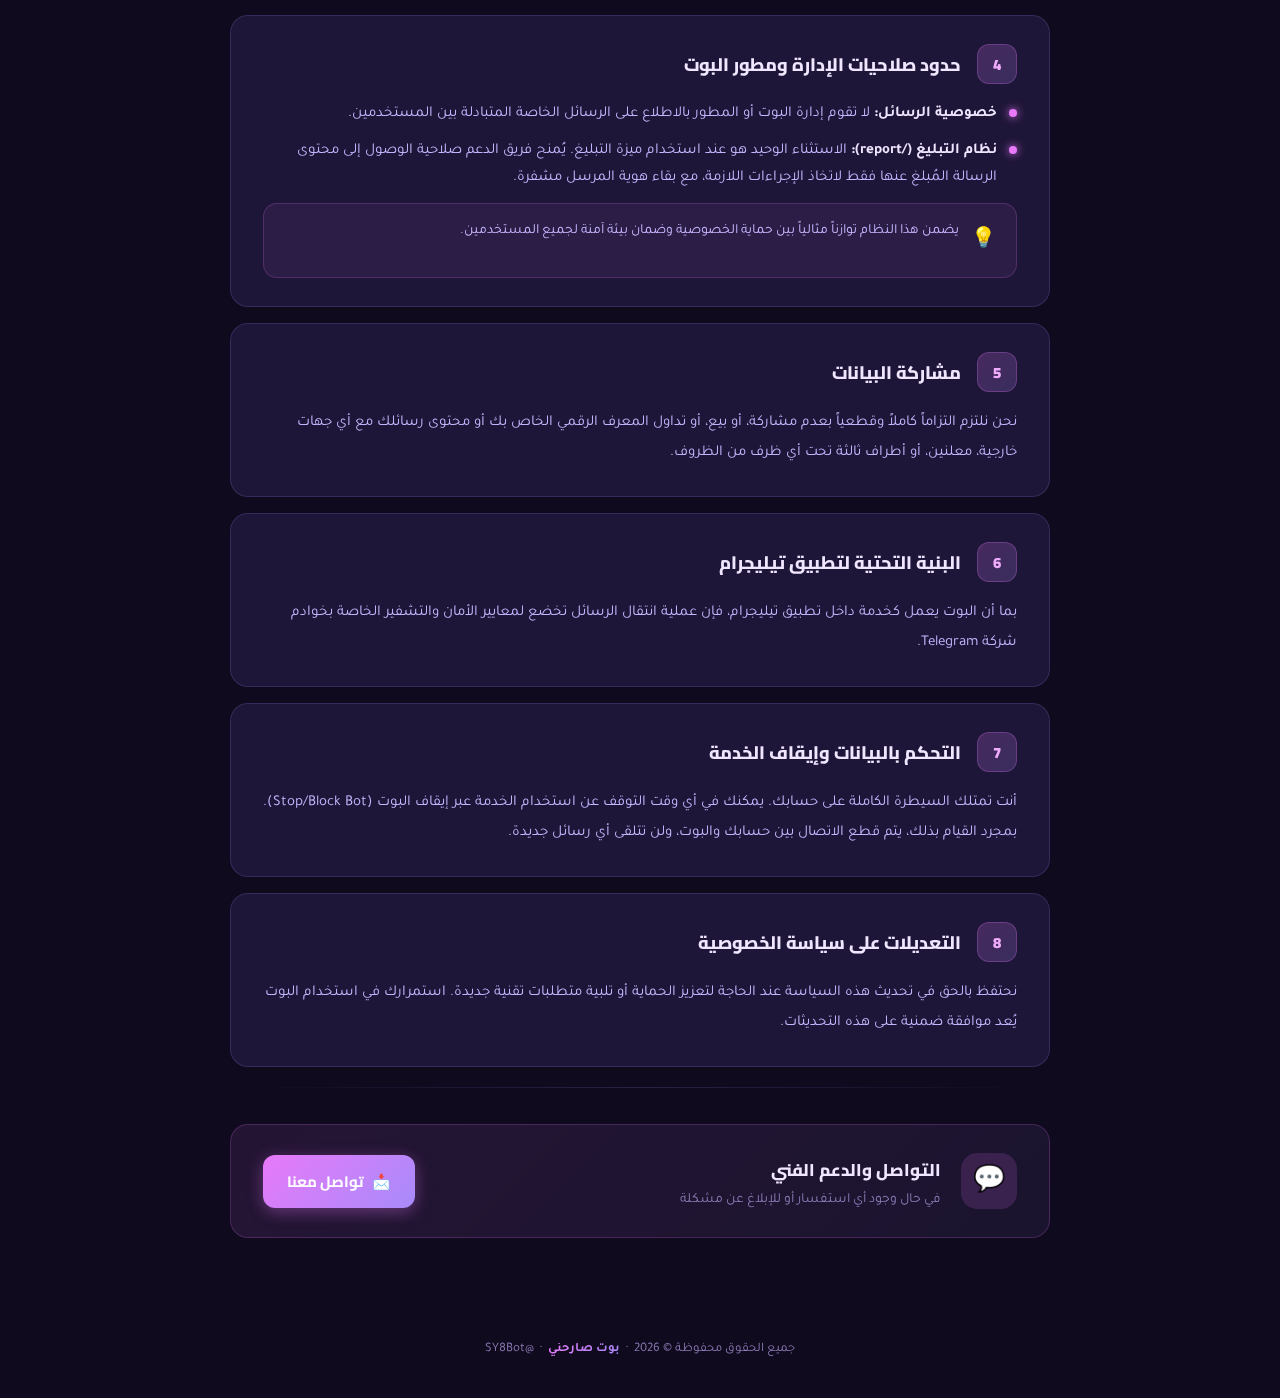
<file: SY8Bot/Privacy-and-Terms.html>
<!DOCTYPE html>
<html lang="ar" dir="rtl">
<head>
<meta charset="UTF-8">
<meta name="viewport" content="width=device-width, initial-scale=1.0">
<title>صارحني – السياسات والشروط</title>
<link rel="icon" type="image/x-icon" href="favicon.ico">
<link rel="preconnect" href="https://fonts.googleapis.com">
<link href="https://fonts.googleapis.com/css2?family=Tajawal:wght@300;400;500;700;800;900&family=Cairo:wght@300;400;600;700;900&display=swap" rel="stylesheet">
<style>
  :root {
    --pink: #e879f9;
    --lavender: #a78bfa;
    --soft-blue: #818cf8;
    --bg-deep: #0f0a1e;
    --bg-mid: #16102b;
    --bg-card: #1e1638;
    --bg-card2: #241b42;
    --text-primary: #f0e6ff;
    --text-secondary: #c4b5fd;
    --text-muted: #8b7ab5;
    --accent-glow: rgba(232, 121, 249, 0.35);
    --border: rgba(167, 139, 250, 0.18);
    --border-bright: rgba(232, 121, 249, 0.4);
  }

  * { margin: 0; padding: 0; box-sizing: border-box; user-select: none; -webkit-user-select: none; }
  a, button { -webkit-touch-callout: none; }
  a { pointer-events: auto; }
  footer a { cursor: pointer; }

  html { scroll-behavior: smooth; }

  body {
    font-family: 'Tajawal', sans-serif;
    background: var(--bg-deep);
    color: var(--text-primary);
    min-height: 100vh;
    overflow-x: hidden;
  }

  /* ---- Background mesh ---- */
  body::before {
    content: '';
    position: fixed;
    inset: 0;
    background:
      radial-gradient(ellipse 80% 60% at 20% 10%, rgba(167,139,250,0.12) 0%, transparent 60%),
      radial-gradient(ellipse 60% 50% at 80% 80%, rgba(232,121,249,0.1) 0%, transparent 55%),
      radial-gradient(ellipse 50% 40% at 50% 40%, rgba(129,140,248,0.07) 0%, transparent 50%);
    pointer-events: none;
    z-index: 0;
  }

  /* ---- Floating particles ---- */
  .particles {
    position: fixed;
    inset: 0;
    pointer-events: none;
    z-index: 0;
    overflow: hidden;
  }
  .particle {
    position: absolute;
    border-radius: 50%;
    opacity: 0;
    animation: float-particle linear infinite;
  }
  @keyframes float-particle {
    0%   { transform: translateY(100vh) scale(0); opacity: 0; }
    10%  { opacity: 0.6; }
    90%  { opacity: 0.3; }
    100% { transform: translateY(-10vh) scale(1.2); opacity: 0; }
  }

  /* ---- Header ---- */
  header {
    position: relative;
    z-index: 10;
    text-align: center;
    padding: 60px 20px 40px;
  }

  .logo-wrapper {
    display: inline-flex;
    flex-direction: column;
    align-items: center;
    gap: 18px;
    margin-bottom: 24px;
  }

  .logo-ring {
    position: relative;
    width: 100px;
    height: 100px;
  }
  .logo-ring::before {
    content: '';
    position: absolute;
    inset: -4px;
    border-radius: 28px;
    background: linear-gradient(135deg, var(--pink), var(--lavender), var(--soft-blue));
    animation: spin-ring 6s linear infinite;
    z-index: 0;
  }
  @keyframes spin-ring {
    0%   { transform: rotate(0deg); }
    100% { transform: rotate(360deg); }
  }
  .logo-img {
    position: relative;
    z-index: 1;
    width: 100px;
    height: 100px;
    border-radius: 24px;
    object-fit: cover;
    box-shadow: 0 0 30px rgba(232,121,249,0.5);
    pointer-events: none;
    -webkit-user-drag: none;
    user-drag: none;
  }
  /* Fallback icon if image fails */
  .logo-icon-fallback {
    position: relative;
    z-index: 1;
    width: 100px;
    height: 100px;
    border-radius: 24px;
    background: linear-gradient(135deg, #c084fc, #818cf8);
    display: flex;
    align-items: center;
    justify-content: center;
    font-size: 42px;
    box-shadow: 0 0 30px rgba(232,121,249,0.5);
  }

  .bot-name {
    font-family: 'Cairo', sans-serif;
    font-size: clamp(32px, 6vw, 52px);
    font-weight: 900;
    letter-spacing: -1px;
    background: linear-gradient(135deg, #f0abfc, #a78bfa 50%, #818cf8);
    -webkit-background-clip: text;
    -webkit-text-fill-color: transparent;
    background-clip: text;
    text-shadow: none;
    animation: fade-down 0.8s ease both;
  }

  .bot-handle {
    font-family: 'Cairo', sans-serif;
    font-size: 15px;
    font-weight: 600;
    color: var(--text-muted);
    letter-spacing: 2px;
    text-transform: uppercase;
    animation: fade-down 0.9s ease both;
  }

  .header-desc {
    font-size: 15px;
    color: var(--text-secondary);
    max-width: 480px;
    margin: 0 auto;
    line-height: 1.7;
    animation: fade-down 1s ease both;
  }

  @keyframes fade-down {
    from { opacity: 0; transform: translateY(-20px); }
    to   { opacity: 1; transform: translateY(0); }
  }

  /* ---- Tab navigation ---- */
  .tabs-wrapper {
    position: relative;
    z-index: 10;
    display: flex;
    justify-content: center;
    padding: 0 20px 40px;
    gap: 0;
  }

  .tabs {
    display: inline-flex;
    background: var(--bg-card);
    border: 1px solid var(--border);
    border-radius: 16px;
    padding: 6px;
    gap: 6px;
    box-shadow: 0 8px 32px rgba(0,0,0,0.4);
  }

  .tab-btn {
    font-family: 'Cairo', sans-serif;
    font-size: 16px;
    font-weight: 700;
    padding: 14px 32px;
    border: none;
    border-radius: 12px;
    cursor: pointer;
    transition: all 0.35s cubic-bezier(0.34,1.56,0.64,1);
    background: transparent;
    color: var(--text-muted);
    position: relative;
    overflow: hidden;
    letter-spacing: 0.5px;
  }

  .tab-btn::before {
    content: '';
    position: absolute;
    inset: 0;
    border-radius: 12px;
    background: linear-gradient(135deg, var(--pink), var(--lavender));
    opacity: 0;
    transition: opacity 0.3s;
    z-index: -1;
  }

  .tab-btn.active {
    color: white;
    box-shadow: 0 4px 20px rgba(232,121,249,0.45);
    transform: scale(1.03);
  }
  .tab-btn.active::before { opacity: 1; }
  .tab-btn:hover:not(.active) { color: var(--text-secondary); background: rgba(167,139,250,0.1); }

  .tab-icon { margin-left: 8px; font-size: 18px; }

  /* ---- Main content ---- */
  main {
    position: relative;
    z-index: 10;
    max-width: 860px;
    margin: 0 auto;
    padding: 0 20px 80px;
  }

  .section-panel {
    display: none;
    animation: panel-in 0.5s cubic-bezier(0.34,1.2,0.64,1) both;
  }
  .section-panel.active { display: block; }

  @keyframes panel-in {
    from { opacity: 0; transform: translateY(30px) scale(0.97); }
    to   { opacity: 1; transform: translateY(0) scale(1); }
  }

  /* ---- Section hero ---- */
  .section-hero {
    border-radius: 24px;
    padding: 40px 40px 36px;
    margin-bottom: 28px;
    position: relative;
    overflow: hidden;
  }
  .section-hero::before {
    content: '';
    position: absolute;
    inset: 0;
    border-radius: 24px;
    padding: 1.5px;
    background: linear-gradient(135deg, var(--pink), var(--lavender), var(--soft-blue));
    -webkit-mask: linear-gradient(#fff 0 0) content-box, linear-gradient(#fff 0 0);
    -webkit-mask-composite: xor;
    mask-composite: exclude;
    pointer-events: none;
  }

  #privacy .section-hero { background: linear-gradient(135deg, rgba(232,121,249,0.08), rgba(167,139,250,0.06)); }
  #terms  .section-hero { background: linear-gradient(135deg, rgba(129,140,248,0.08), rgba(167,139,250,0.06)); }

  .hero-tag {
    display: inline-flex;
    align-items: center;
    gap: 8px;
    font-family: 'Cairo', sans-serif;
    font-size: 12px;
    font-weight: 700;
    letter-spacing: 2px;
    text-transform: uppercase;
    padding: 6px 14px;
    border-radius: 20px;
    margin-bottom: 16px;
  }
  #privacy .hero-tag { background: rgba(232,121,249,0.15); color: #f0abfc; border: 1px solid rgba(232,121,249,0.3); }
  #terms  .hero-tag { background: rgba(129,140,248,0.15); color: #a5b4fc; border: 1px solid rgba(129,140,248,0.3); }

  .hero-title {
    font-family: 'Cairo', sans-serif;
    font-size: clamp(24px, 4vw, 34px);
    font-weight: 900;
    margin-bottom: 10px;
    line-height: 1.2;
  }
  #privacy .hero-title { color: #f5d0fe; }
  #terms  .hero-title { color: #e0e7ff; }

  .hero-subtitle {
    font-size: 15px;
    color: var(--text-muted);
    line-height: 1.7;
    max-width: 600px;
  }

  .hero-deco {
    position: absolute;
    font-size: 120px;
    opacity: 0.04;
    top: 50%;
    left: 30px;
    transform: translateY(-50%);
    pointer-events: none;
    font-family: serif;
  }

  .last-update {
    display: inline-flex;
    align-items: center;
    gap: 8px;
    margin-top: 16px;
    font-size: 13px;
    color: var(--text-muted);
    background: rgba(255,255,255,0.04);
    border: 1px solid var(--border);
    padding: 6px 14px;
    border-radius: 20px;
  }

  /* ---- Article cards ---- */
  .articles-grid {
    display: flex;
    flex-direction: column;
    gap: 16px;
  }

  .article-card {
    background: var(--bg-card);
    border: 1px solid var(--border);
    border-radius: 18px;
    padding: 28px 32px;
    transition: all 0.3s ease;
    position: relative;
    overflow: hidden;
    cursor: default;
  }

  .article-card::after {
    content: '';
    position: absolute;
    top: 0; right: 0;
    width: 3px;
    height: 100%;
    border-radius: 0 18px 18px 0;
    opacity: 0;
    transition: opacity 0.3s;
  }
  #privacy .article-card::after { background: linear-gradient(to bottom, var(--pink), var(--lavender)); }
  #terms  .article-card::after { background: linear-gradient(to bottom, var(--soft-blue), var(--lavender)); }

  .article-card:hover {
    border-color: var(--border-bright);
    background: var(--bg-card2);
    transform: translateX(-4px);
    box-shadow: 0 8px 32px rgba(0,0,0,0.3);
  }
  .article-card:hover::after { opacity: 1; }

  .article-header {
    display: flex;
    align-items: center;
    gap: 16px;
    margin-bottom: 16px;
  }

  .article-num {
    width: 40px;
    height: 40px;
    border-radius: 12px;
    display: flex;
    align-items: center;
    justify-content: center;
    font-family: 'Cairo', sans-serif;
    font-size: 15px;
    font-weight: 900;
    flex-shrink: 0;
  }
  #privacy .article-num { background: linear-gradient(135deg, rgba(232,121,249,0.2), rgba(167,139,250,0.2)); color: #f0abfc; border: 1px solid rgba(232,121,249,0.25); }
  #terms  .article-num { background: linear-gradient(135deg, rgba(129,140,248,0.2), rgba(167,139,250,0.2)); color: #a5b4fc; border: 1px solid rgba(129,140,248,0.25); }

  .article-title {
    font-family: 'Cairo', sans-serif;
    font-size: 18px;
    font-weight: 800;
    color: var(--text-primary);
    line-height: 1.3;
  }

  .article-body {
    font-size: 15px;
    color: var(--text-secondary);
    line-height: 2;
  }

  .article-body p { margin-bottom: 10px; }
  .article-body p:last-child { margin-bottom: 0; }

  /* ---- List items ---- */
  .info-list {
    list-style: none;
    display: flex;
    flex-direction: column;
    gap: 10px;
  }

  .info-list li {
    display: flex;
    gap: 12px;
    align-items: flex-start;
    font-size: 15px;
    color: var(--text-secondary);
    line-height: 1.8;
  }

  .info-list li .bullet {
    width: 8px;
    height: 8px;
    border-radius: 50%;
    margin-top: 9px;
    flex-shrink: 0;
  }
  #privacy .info-list li .bullet { background: var(--pink); box-shadow: 0 0 8px var(--pink); }
  #terms  .info-list li .bullet { background: var(--soft-blue); box-shadow: 0 0 8px var(--soft-blue); }

  /* ---- Warning card ---- */
  .warning-card {
    background: rgba(239,68,68,0.07);
    border: 1px solid rgba(239,68,68,0.25);
    border-radius: 14px;
    padding: 16px 20px;
    margin-top: 12px;
    display: flex;
    gap: 12px;
    align-items: flex-start;
  }
  .warning-card .w-icon { font-size: 20px; flex-shrink: 0; margin-top: 1px; }
  .warning-card .w-text { font-size: 14px; color: #fca5a5; line-height: 1.7; }
  .warning-card .w-text strong { color: #f87171; font-weight: 700; }

  /* ---- Highlight card ---- */
  .highlight-card {
    border-radius: 14px;
    padding: 16px 20px;
    margin-top: 12px;
    display: flex;
    gap: 12px;
    align-items: flex-start;
  }
  #privacy .highlight-card { background: rgba(232,121,249,0.07); border: 1px solid rgba(232,121,249,0.2); }
  #terms  .highlight-card { background: rgba(129,140,248,0.07); border: 1px solid rgba(129,140,248,0.2); }
  .highlight-card .h-icon { font-size: 20px; flex-shrink: 0; margin-top: 1px; }
  .highlight-card .h-text { font-size: 14px; color: var(--text-secondary); line-height: 1.7; }

  /* ---- Support card ---- */
  .support-card {
    border-radius: 18px;
    padding: 28px 32px;
    display: flex;
    align-items: center;
    gap: 20px;
    margin-top: 8px;
    flex-wrap: wrap;
  }
  #privacy .support-card { background: linear-gradient(135deg, rgba(232,121,249,0.1), rgba(167,139,250,0.08)); border: 1px solid rgba(232,121,249,0.2); }
  #terms  .support-card { background: linear-gradient(135deg, rgba(129,140,248,0.1), rgba(167,139,250,0.08)); border: 1px solid rgba(129,140,248,0.2); }

  .support-icon-wrap {
    width: 56px;
    height: 56px;
    border-radius: 16px;
    display: flex;
    align-items: center;
    justify-content: center;
    font-size: 26px;
    flex-shrink: 0;
  }
  #privacy .support-icon-wrap { background: rgba(232,121,249,0.15); }
  #terms  .support-icon-wrap { background: rgba(129,140,248,0.15); }

  .support-text { flex: 1; min-width: 180px; }
  .support-text h4 { font-family: 'Cairo', sans-serif; font-size: 17px; font-weight: 800; color: var(--text-primary); margin-bottom: 6px; }
  .support-text p { font-size: 14px; color: var(--text-muted); }

  .support-btn {
    display: inline-flex;
    align-items: center;
    gap: 8px;
    font-family: 'Cairo', sans-serif;
    font-size: 15px;
    font-weight: 700;
    padding: 12px 24px;
    border-radius: 12px;
    text-decoration: none;
    transition: all 0.3s ease;
    white-space: nowrap;
  }
  #privacy .support-btn { background: linear-gradient(135deg, var(--pink), var(--lavender)); color: white; box-shadow: 0 4px 16px rgba(232,121,249,0.35); }
  #terms  .support-btn { background: linear-gradient(135deg, var(--soft-blue), var(--lavender)); color: white; box-shadow: 0 4px 16px rgba(129,140,248,0.35); }
  .support-btn:hover { transform: translateY(-2px) scale(1.04); }

  /* ---- Divider ---- */
  .section-divider {
    border: none;
    height: 1px;
    background: linear-gradient(to left, transparent, var(--border), transparent);
    margin: 4px 0 12px;
  }

  /* ---- Footer ---- */
  footer {
    position: relative;
    z-index: 10;
    text-align: center;
    padding: 24px 20px 40px;
    color: var(--text-muted);
    font-size: 13px;
  }
  footer span {
    background: linear-gradient(135deg, var(--pink), var(--lavender));
    -webkit-background-clip: text;
    -webkit-text-fill-color: transparent;
    background-clip: text;
    font-weight: 700;
  }

  /* ---- Scroll to top ---- */
  .scroll-top {
    position: fixed;
    bottom: 30px;
    left: 30px;
    width: 46px;
    height: 46px;
    border-radius: 14px;
    background: linear-gradient(135deg, var(--pink), var(--lavender));
    border: none;
    cursor: pointer;
    display: flex;
    align-items: center;
    justify-content: center;
    font-size: 20px;
    box-shadow: 0 4px 20px rgba(232,121,249,0.4);
    z-index: 100;
    opacity: 0;
    transform: scale(0.7) translateY(10px);
    transition: all 0.3s cubic-bezier(0.34,1.56,0.64,1);
    pointer-events: none;
  }
  .scroll-top.visible { opacity: 1; transform: scale(1) translateY(0); pointer-events: all; }
  .scroll-top:hover { transform: scale(1.1) translateY(-2px); }

  /* ---- Progress bar ---- */
  .progress-bar {
    position: fixed;
    top: 0; left: 0;
    height: 3px;
    background: linear-gradient(to right, var(--pink), var(--lavender), var(--soft-blue));
    z-index: 1000;
    width: 0%;
    transition: width 0.1s linear;
    box-shadow: 0 0 12px rgba(232,121,249,0.7);
  }

  @media (max-width: 600px) {
    .article-card { padding: 20px 20px; }
    .section-hero { padding: 28px 24px; }
    .tab-btn { padding: 12px 18px; font-size: 14px; }
    .support-card { padding: 20px; }
  }
</style>
</head>
<body>

<!-- Progress bar -->
<div class="progress-bar" id="progressBar"></div>

<!-- Particles -->
<div class="particles" id="particles"></div>

<!-- Header -->
<header>
  <div class="logo-wrapper">
    <div class="logo-ring">
      <img src="" alt="صارحني" class="logo-img" id="logoImg" style="display:none;">
      <div class="logo-icon-fallback" id="logoFallback">✉️</div>
    </div>
    <div>
      <div class="bot-name">صارحني</div>
      <div class="bot-handle" dir="ltr">@SY8Bot &nbsp;·&nbsp; Telegram</div>
    </div>
  </div>
  <p class="header-desc">نلتزم بحماية خصوصيتك وضمان تجربة آمنة ومريحة. اقرأ سياساتنا وشروطنا بكل شفافية.</p>
</header>

<!-- Tabs -->
<div class="tabs-wrapper">
  <div class="tabs">
    <button class="tab-btn active" onclick="switchTab('privacy', this)" id="tabPrivacy">
      <span class="tab-icon">🔐</span> سياسة الخصوصية
    </button>
    <button class="tab-btn" onclick="switchTab('terms', this)" id="tabTerms">
      <span class="tab-icon">📝</span> شروط الاستخدام
    </button>
  </div>
</div>

<main>

  <!-- =================== PRIVACY =================== -->
  <div class="section-panel active" id="privacy">

    <div class="section-hero">
      <div class="hero-deco">🔐</div>
      <div class="hero-tag">🛡️ &nbsp; الخصوصية أولاً</div>
      <h1 class="hero-title">سياسة الخصوصية لبوت صارحني</h1>
      <p class="hero-subtitle">في بوت صارحني (@SY8Bot)، نولي خصوصية بياناتك أهمية قصوى. تم إعداد هذه السياسة لتوضيح كيفية جمعنا واستخدامنا للبيانات المحدودة والضرورية لضمان عمل البوت وتقديم خدمة المراسلة بسرية تامة.</p>
      <div class="last-update">🕐 &nbsp; آخر تحديث: 20 مارس 2026</div>
    </div>

    <div class="articles-grid">

      <div class="article-card">
        <div class="article-header">
          <div class="article-num">1</div>
          <div class="article-title">المعلومات التي نقوم بجمعها</div>
        </div>
        <div class="article-body">
          <p>لضمان عمل البوت وإيصال الرسائل بكفاءة، نقوم بجمع البيانات الأساسية التالية فقط:</p>
          <ul class="info-list" style="margin-top:12px;">
            <li><span class="bullet"></span><span><strong style="color:var(--text-primary)">المعرف الرقمي (Telegram User ID):</strong> رقم فريد يخصصه تيليجرام لحسابك. نحتفظ به كمرجع في قواعد بياناتنا لتوجيه الرسائل من وإلى حسابك.</span></li>
            <li><span class="bullet"></span><span><strong style="color:var(--text-primary)">محتوى الرسائل:</strong> تتم معالجة محتوى الرسائل (النصوص أو المرفقات) برمجياً بشكل مؤقت لغرض تشفيرها وإيصالها للطرف الآخر.</span></li>
          </ul>
        </div>
      </div>

      <div class="article-card">
        <div class="article-header">
          <div class="article-num">2</div>
          <div class="article-title">استخدام البيانات</div>
        </div>
        <div class="article-body">
          <p>تُستخدم البيانات للأغراض التشغيلية الحصرية التالية فقط:</p>
          <ul class="info-list" style="margin-top:12px;">
            <li><span class="bullet"></span><span>توصيل الرسائل الواردة والصادرة بين المستخدمين.</span></li>
            <li><span class="bullet"></span><span>تفعيل آلية "الرد على الرسائل"، بحيث يتمكن المستلم من الرد دون الكشف عن هويتك أو معرفك الرقمي.</span></li>
          </ul>
        </div>
      </div>

      <div class="article-card">
        <div class="article-header">
          <div class="article-num">3</div>
          <div class="article-title">سرية المراسلات وإخفاء الهوية</div>
        </div>
        <div class="article-body">
          <ul class="info-list">
            <li><span class="bullet"></span><span><strong style="color:var(--text-primary)">حجب الهوية:</strong> النظام مبرمج تلقائياً على إخفاء هويتك ومعرفك الرقمي تماماً عند إرسال أي رسالة. لا يمكن للمستلم معرفة مصدر الرسالة بأي شكل.</span></li>
            <li><span class="bullet"></span><span><strong style="color:var(--text-primary)">حماية البيانات:</strong> يتم حفظ المعرفات الرقمية في قواعد بيانات محصنة وآمنة لمنع أي وصول غير مصرح به.</span></li>
          </ul>
        </div>
      </div>

      <div class="article-card">
        <div class="article-header">
          <div class="article-num">4</div>
          <div class="article-title">حدود صلاحيات الإدارة ومطور البوت</div>
        </div>
        <div class="article-body">
          <ul class="info-list">
            <li><span class="bullet"></span><span><strong style="color:var(--text-primary)">خصوصية الرسائل:</strong> لا تقوم إدارة البوت أو المطور بالاطلاع على الرسائل الخاصة المتبادلة بين المستخدمين.</span></li>
            <li><span class="bullet"></span><span><strong style="color:var(--text-primary)">نظام التبليغ (/report):</strong> الاستثناء الوحيد هو عند استخدام ميزة التبليغ. يُمنح فريق الدعم صلاحية الوصول إلى محتوى الرسالة المُبلغ عنها فقط لاتخاذ الإجراءات اللازمة، مع بقاء هوية المرسل مشفرة.</span></li>
          </ul>
          <div class="highlight-card">
            <span class="h-icon">💡</span>
            <span class="h-text">يضمن هذا النظام توازناً مثالياً بين حماية الخصوصية وضمان بيئة آمنة لجميع المستخدمين.</span>
          </div>
        </div>
      </div>

      <div class="article-card">
        <div class="article-header">
          <div class="article-num">5</div>
          <div class="article-title">مشاركة البيانات</div>
        </div>
        <div class="article-body">
          <p>نحن نلتزم التزاماً كاملاً وقطعياً بعدم مشاركة، أو بيع، أو تداول المعرف الرقمي الخاص بك أو محتوى رسائلك مع أي جهات خارجية، معلنين، أو أطراف ثالثة تحت أي ظرف من الظروف.</p>
        </div>
      </div>

      <div class="article-card">
        <div class="article-header">
          <div class="article-num">6</div>
          <div class="article-title">البنية التحتية لتطبيق تيليجرام</div>
        </div>
        <div class="article-body">
          <p>بما أن البوت يعمل كخدمة داخل تطبيق تيليجرام، فإن عملية انتقال الرسائل تخضع لمعايير الأمان والتشفير الخاصة بخوادم شركة Telegram.</p>
        </div>
      </div>

      <div class="article-card">
        <div class="article-header">
          <div class="article-num">7</div>
          <div class="article-title">التحكم بالبيانات وإيقاف الخدمة</div>
        </div>
        <div class="article-body">
          <p>أنت تمتلك السيطرة الكاملة على حسابك. يمكنك في أي وقت التوقف عن استخدام الخدمة عبر إيقاف البوت (Stop/Block Bot). بمجرد القيام بذلك، يتم قطع الاتصال بين حسابك والبوت، ولن تتلقى أي رسائل جديدة.</p>
        </div>
      </div>

      <div class="article-card">
        <div class="article-header">
          <div class="article-num">8</div>
          <div class="article-title">التعديلات على سياسة الخصوصية</div>
        </div>
        <div class="article-body">
          <p>نحتفظ بالحق في تحديث هذه السياسة عند الحاجة لتعزيز الحماية أو تلبية متطلبات تقنية جديدة. استمرارك في استخدام البوت يُعد موافقة ضمنية على هذه التحديثات.</p>
        </div>
      </div>

      <hr class="section-divider">

      <div class="support-card">
        <div class="support-icon-wrap">💬</div>
        <div class="support-text">
          <h4>التواصل والدعم الفني</h4>
          <p>في حال وجود أي استفسار أو للإبلاغ عن مشكلة</p>
        </div>
        <a href="https://t.me/Botate?direct" class="support-btn" target="_blank">📩 &nbsp; تواصل معنا</a>
      </div>

    </div>
  </div>

  <!-- =================== TERMS =================== -->
  <div class="section-panel" id="terms">

    <div class="section-hero">
      <div class="hero-deco">📝</div>
      <div class="hero-tag">📋 &nbsp; الشروط والأحكام</div>
      <h1 class="hero-title">شروط وأحكام استخدام بوت صارحني</h1>
      <p class="hero-subtitle">مرحباً بك في بوت صارحني (@SY8Bot). يُعد استخدامك لهذا البوت إقراراً صريحاً وموافقة تامة منك على الالتزام بجميع الشروط والأحكام الموضحة أدناه.</p>
      <div class="last-update">🕐 &nbsp; آخر تحديث: 20 مارس 2026</div>
    </div>

    <div class="articles-grid">

      <div class="article-card">
        <div class="article-header">
          <div class="article-num">1</div>
          <div class="article-title">طبيعة الخدمة وتوافرها</div>
        </div>
        <div class="article-body">
          <ul class="info-list">
            <li><span class="bullet"></span><span>بوت صارحني هو أداة وسيطة تعمل داخل تطبيق تيليجرام، تتيح للمستخدمين إرسال واستقبال الرسائل بهوية مخفية.</span></li>
            <li><span class="bullet"></span><span>تُقدم الخدمة على أساس "كما هي" (As Is) و"كما تتوفر" (As Available). لا نقدم ضمانات بخلو البوت من الأخطاء أو استمرار عمله دون انقطاع.</span></li>
            <li><span class="bullet"></span><span>يحق لإدارة البوت إيقاف الخدمة أو تعديل ميزاتها أو إجراء صيانة دورية في أي وقت دون إشعار مسبق.</span></li>
          </ul>
        </div>
      </div>

      <div class="article-card">
        <div class="article-header">
          <div class="article-num">2</div>
          <div class="article-title">شروط الاستخدام الأساسية</div>
        </div>
        <div class="article-body">
          <ul class="info-list">
            <li><span class="bullet"></span><span><strong style="color:var(--text-primary)">العمر:</strong> باستخدامك للبوت، أنت تقر بأن عمرك لا يقل عن 13 عاماً، أو أنك تمتلك السن القانوني المسموح به في بلدك.</span></li>
            <li><span class="bullet"></span><span><strong style="color:var(--text-primary)">الاستخدام الشخصي:</strong> نمنحك حق الاستخدام للأغراض الشخصية فقط. يُمنع استغلال البوت لأغراض تجارية أو دمجه مع خدمات أخرى أو استنساخه دون إذن كتابي مسبق.</span></li>
          </ul>
        </div>
      </div>

      <div class="article-card">
        <div class="article-header">
          <div class="article-num">3</div>
          <div class="article-title">المحتوى المحظور وسلوك المستخدم</div>
        </div>
        <div class="article-body">
          <p style="margin-bottom:14px; color: #fca5a5; font-weight:600;">⚠️ يُحظر تماماً استخدام البوت لأي مما يلي، وأي انتهاك سيؤدي إلى المساءلة الفورية والحظر:</p>
          <ul class="info-list">
            <li><span class="bullet"></span><span>إرسال معرفات أو روابط لبوتات "صارحني" أخرى أو خدمات تواصل مجهول مشابهة.</span></li>
            <li><span class="bullet"></span><span>الإساءة والتشهير: إرسال رسائل تحتوي على تهديد، ابتزاز، تشهير، شتائم، أو إساءة لأي شخص أو جهة.</span></li>
            <li><span class="bullet"></span><span>المحتوى غير اللائق: إرسال محتوى إباحي أو يحرض على العنف والكراهية والعنصرية.</span></li>
            <li><span class="bullet"></span><span>الترويج لمنتجات أو خدمات أو نشر إعلانات وروابط مزعجة (Spam) دون إذن مسبق.</span></li>
          </ul>
          <div class="warning-card">
            <span class="w-icon">🚫</span>
            <div class="w-text">
              <strong>حظر نهائي وفوري:</strong> يُمنع منعاً باتاً إرسال روابط لبوتات صارحني أخرى أو خدمات مشابهة. أي مخالفة لهذا البند ستؤدي إلى <strong>حظر دائم ونهائي</strong> دون أي تحذير مسبق.
            </div>
          </div>
        </div>
      </div>

      <div class="article-card">
        <div class="article-header">
          <div class="article-num">4</div>
          <div class="article-title">إخلاء المسؤولية الشامل</div>
        </div>
        <div class="article-body">
          <ul class="info-list">
            <li><span class="bullet"></span><span><strong style="color:var(--text-primary)">مسؤولية المُرسل:</strong> البوت لا يقوم بمراقبة الرسائل أو فلترتها مسبقاً. المحتوى المُرسل يقع تحت المسؤولية القانونية والأخلاقية الكاملة للمُرسل وحده.</span></li>
            <li><span class="bullet"></span><span><strong style="color:var(--text-primary)">إخلاء مسؤولية الإدارة:</strong> إدارة البوت ومطوره غير مسؤولين عن أي أضرار مادية أو نفسية أو معنوية أو نزاعات تنشأ نتيجة الرسائل المتبادلة.</span></li>
            <li><span class="bullet"></span><span><strong style="color:var(--text-primary)">فقدان البيانات:</strong> البوت غير مسؤول عن فقدان أي رسائل أو تعطل الخدمة نتيجة خلل في الخوادم.</span></li>
          </ul>
        </div>
      </div>

      <div class="article-card">
        <div class="article-header">
          <div class="article-num">5</div>
          <div class="article-title">القيود التقنية وحماية الخوادم</div>
        </div>
        <div class="article-body">
          <ul class="info-list">
            <li><span class="bullet"></span><span>يُمنع استخدام أي برمجيات آلية، سكربتات، أو حسابات مبرمجة (Self-bots) للتفاعل مع البوت أو إغراقه بالطلبات (Flooding).</span></li>
            <li><span class="bullet"></span><span>أي محاولة لاستغلال ثغرة برمجية أو الهندسة العكسية للبوت ستؤدي إلى الحظر الفوري وقد تعرض صاحبها للملاحقة.</span></li>
          </ul>
        </div>
      </div>

      <div class="article-card">
        <div class="article-header">
          <div class="article-num">6</div>
          <div class="article-title">نظام الإبلاغ عن الإساءة</div>
        </div>
        <div class="article-body">
          <ul class="info-list">
            <li><span class="bullet"></span><span>نوفر للمستلمين ميزة الإبلاغ عن الرسائل المخالفة عبر أمر <code style="background:rgba(129,140,248,0.15);padding:2px 8px;border-radius:6px;font-size:13px;color:#a5b4fc;">/report</code>.</span></li>
            <li><span class="bullet"></span><span>عند تلقي بلاغ، يحق لإدارة البوت مراجعة محتوى الرسالة المُبلغ عنها فقط لاتخاذ الإجراء المناسب مع التزامنا التام بعدم كشف هوية المُرسل للمُستلم.</span></li>
          </ul>
        </div>
      </div>

      <div class="article-card">
        <div class="article-header">
          <div class="article-num">7</div>
          <div class="article-title">الالتزام بشروط منصة تيليجرام</div>
        </div>
        <div class="article-body">
          <p>يتطلب استخدامك لبوت صارحني الالتزام الكامل بشروط خدمة تطبيق Telegram. أي مخالفة لقوانين المنصة الأم قد تؤدي إلى إغلاق حسابك، والبوت غير مسؤول عن ذلك.</p>
        </div>
      </div>

      <div class="article-card">
        <div class="article-header">
          <div class="article-num">8</div>
          <div class="article-title">الملكية الفكرية</div>
        </div>
        <div class="article-body">
          <p>اسم "صارحني"، الشعار، البرمجيات، وطريقة عمل البوت هي حقوق ملكية فكرية حصرية لإدارة البوت. يُمنع التعدي عليها أو استخدامها بأي شكل يضر بهوية البوت.</p>
        </div>
      </div>

      <div class="article-card">
        <div class="article-header">
          <div class="article-num">9</div>
          <div class="article-title">التعديلات على الشروط</div>
        </div>
        <div class="article-body">
          <p>يحق لنا تحديث أو تعديل شروط الاستخدام في أي وقت بما يخدم مصلحة البوت والمستخدمين. استمرارك في استخدام الخدمة بعد التحديث يُعد موافقة ضمنية على الشروط الجديدة.</p>
        </div>
      </div>

      <hr class="section-divider">

      <div class="support-card">
        <div class="support-icon-wrap">💬</div>
        <div class="support-text">
          <h4>التواصل والدعم الفني</h4>
          <p>في حال وجود أي استفسار أو للإبلاغ عن مشكلة</p>
        </div>
        <a href="https://t.me/Botate?direct" class="support-btn" target="_blank">📩 &nbsp; تواصل معنا</a>
      </div>

    </div>
  </div>

</main>

<footer>
  جميع الحقوق محفوظة © 2026 &nbsp;·&nbsp; <a href="https://t.me/SY8Bot" target="_blank" style="background:linear-gradient(135deg,#e879f9,#a78bfa);-webkit-background-clip:text;-webkit-text-fill-color:transparent;background-clip:text;font-weight:700;text-decoration:none;">بوت صارحني</a> &nbsp;·&nbsp; @SY8Bot
</footer>

<button class="scroll-top" id="scrollTop" onclick="window.scrollTo({top:0,behavior:'smooth'})">↑</button>

<script>
  // ---- Anti-inspect / Anti-copy protections ----
  document.addEventListener('contextmenu', e => e.preventDefault());
  document.addEventListener('selectstart', e => e.preventDefault());
  document.addEventListener('copy', e => e.preventDefault());
  document.addEventListener('cut', e => e.preventDefault());
  document.addEventListener('dragstart', e => e.preventDefault());
  // Prevent long press context menu on mobile (without blocking clicks)
  let longPressTimer;
  document.addEventListener('touchstart', e => {
    if (e.target.closest('a, button')) {
      longPressTimer = setTimeout(() => e.preventDefault(), 300);
    }
  }, { passive: true });
  document.addEventListener('touchend', () => clearTimeout(longPressTimer));
  document.addEventListener('touchmove', () => clearTimeout(longPressTimer));
  window.addEventListener('load', () => {
    document.querySelectorAll('a, button').forEach(el => {
      el.addEventListener('contextmenu', e => e.preventDefault());
    });
  });
  document.addEventListener('keydown', e => {
    if (e.key === 'F12') { e.preventDefault(); return false; }
    if (e.ctrlKey && e.shiftKey && ['I','J','C','K'].includes(e.key.toUpperCase())) { e.preventDefault(); return false; }
    if (e.ctrlKey && e.key.toUpperCase() === 'U') { e.preventDefault(); return false; }
    if (e.ctrlKey && e.key.toUpperCase() === 'S') { e.preventDefault(); return false; }
    if (e.ctrlKey && e.key.toUpperCase() === 'A') { e.preventDefault(); return false; }
    if (e.ctrlKey && ['C','X'].includes(e.key.toUpperCase())) { e.preventDefault(); return false; }
  });
  (function devtoolsDetect() {
    const threshold = 160;
    setInterval(() => {
      if (window.outerWidth - window.innerWidth > threshold || window.outerHeight - window.innerHeight > threshold) {
        document.body.innerHTML = '';
      }
    }, 1000);
  })();

  // ---- Tab switching ----
  function switchTab(id, btn) {
    document.querySelectorAll('.section-panel').forEach(p => p.classList.remove('active'));
    document.querySelectorAll('.tab-btn').forEach(b => b.classList.remove('active'));
    document.getElementById(id).classList.add('active');
    if (btn) btn.classList.add('active');
    else {
      const map = { privacy: 'tabPrivacy', terms: 'tabTerms' };
      document.getElementById(map[id])?.classList.add('active');
    }
    try { history.replaceState(null, '', '?tab=' + id); } catch(e) { /* iframe sandbox */ }
    window.scrollTo({ top: 0, behavior: 'smooth' });
  }

  // ---- Handle tab from URL query param (?tab=terms) or hash (#terms) ----
  function loadFromURL() {
    const params = new URLSearchParams(window.location.search);
    const fromParam = (params.get('tab') || '').trim().toLowerCase();
    const fromHash = (window.location.hash || '').replace('#','').trim().toLowerCase();
    const tab = fromParam || fromHash;
    if (tab === 'privacy' || tab === 'terms') switchTab(tab, null);
  }
  loadFromURL();
  setTimeout(loadFromURL, 300);
  setTimeout(loadFromURL, 800);

  // ---- Particles ----
  const container = document.getElementById('particles');
  const colors = ['#e879f9','#a78bfa','#818cf8','#c084fc','#f0abfc'];
  for (let i = 0; i < 28; i++) {
    const p = document.createElement('div');
    p.className = 'particle';
    const size = Math.random() * 5 + 2;
    const left = Math.random() * 100;
    const dur  = Math.random() * 18 + 12;
    const delay = Math.random() * -20;
    p.style.cssText = `
      width:${size}px; height:${size}px;
      left:${left}%;
      background:${colors[Math.floor(Math.random()*colors.length)]};
      animation-duration:${dur}s;
      animation-delay:${delay}s;
      box-shadow: 0 0 ${size*2}px ${colors[Math.floor(Math.random()*colors.length)]};
    `;
    container.appendChild(p);
  }

  // ---- Progress bar + scroll top ----
  window.addEventListener('scroll', () => {
    const scrolled = window.scrollY;
    const total = document.body.scrollHeight - window.innerHeight;
    document.getElementById('progressBar').style.width = (scrolled / total * 100) + '%';
    const btn = document.getElementById('scrollTop');
    if (scrolled > 300) btn.classList.add('visible');
    else btn.classList.remove('visible');
  });

  // ---- Logo: preload from favicon.ico ----
  const logoImg = document.getElementById('logoImg');
  const logoFallback = document.getElementById('logoFallback');
  const preload = new Image();
  preload.onload = () => {
    logoImg.src = preload.src;
    logoImg.style.display = 'block';
    logoFallback.style.display = 'none';
  };
  preload.onerror = () => {
    logoImg.style.display = 'none';
    logoFallback.style.display = 'flex';
  };
  preload.src = 'favicon.ico?v=' + Date.now();
</script>
</body>
</html>
</file>
<file: JsonTool/css/styles.css>
/* Template: Juno - Multipurpose Landing Page Pack
   Author: InovatikThemes
   Created: Mar 2022
   Description: Master CSS file
*/

/*****************************************
Table Of Contents:

01. General Styles
02. Preloader
03. Navigation
04. Header
05. Features
******************************************/

/*****************************************
Colors:

- Text, navbar links - white #F8F1F1
- Buttons, bullets, icons - turquoise #EEA33F
- Navbar - navy #D83200
- Backgrounds - dark denim #312425
- Backgrounds - denim #3D2C2D
******************************************/


/******************************/
/*     01. General Styles     */
/******************************/


@font-face {
  font-family: "Cairo";
  src: url("../webfonts/Cairo-VariableFont_wght.ttf") format("truetype");
  font-weight: 400 600 700;
}

body,
html {
    width: 100%;
	height: 100%;
}

body, p {
	color: #F8F1F1; 
	font: 400 0.875rem/1.375rem "Cairo", sans-serif;
}

.p-large {
	color: #F8F1F1;
	font: 400 1rem/1.5rem "Cairo", sans-serif;
}

.p-small {
	color: #F8F1F1;
	font: 400 0.75rem/1.25rem "Cairo", sans-serif;
}

.p-heading {
	margin-bottom: 3.75rem;
	text-align: center;
}

.li-space-lg li {
	margin-bottom: 0.375rem;
}

.indent {
	padding-left: 1.25rem;
}

h1 {
	color: #F8F1F1;
	font: 700 2.5rem/2.875rem "Cairo", sans-serif;
}

h2 {
	color: #F8F1F1;
	font: 700 2.25rem/2.75rem "Cairo", sans-serif;
}

h3 {
	color: #F8F1F1;
	font: 700 1.75rem/2.125rem "Cairo", sans-serif;
}

h4 {
	color: #F8F1F1;
	font: 700 1.375rem/1.75rem "Cairo", sans-serif;
}

h5 {
	color: #F8F1F1;
	font: 700 1.125rem/1.625rem "Cairo", sans-serif;
}

h6 {
	color: #F8F1F1;
	font: 700 1rem/1.5rem "Cairo", sans-serif;
}

a {
	color: #F8F1F1;
	text-decoration: underline;
}

a:hover {
	color: #F8F1F1;
	text-decoration: underline;
}

a.turquoise {
	color: #EEA33F;
}

a.white {
	color: #fff;
}

.testimonial-text {
	font: italic 400 1rem/1.5rem "Cairo", sans-serif;
}

.testimonial-author {
	font: 700 1rem/1.5rem "Cairo", sans-serif;
}

.btn-solid-reg {
	display: inline-block;
	padding: 1.1875rem 2.125rem 1.1875rem 2.125rem;
	border: 0.125rem solid #EEA33F;
	border-radius: 2rem;
	background-color: #EEA33F;
	color: #fff;
	font: 700 0.75rem/0 "Cairo", sans-serif;
	text-decoration: none;
	transition: all 0.2s;
}

.btn-solid-reg:hover {
	background-color: transparent;
	color: #EEA33F;
	text-decoration: none;
}

.btn-solid-lg {
	display: inline-block;
	padding: 1.375rem 2.625rem 1.375rem 2.625rem;
	border: 0.125rem solid #EEA33F;
	border-radius: 2rem;
	background-color: #EEA33F;
	color: #fff;
	font: 700 0.75rem/0 "Cairo", sans-serif;
	text-decoration: none;
	transition: all 0.2s;
}

.btn-solid-lg:hover {
	background-color: transparent;
	color: #EEA33F;
	text-decoration: none;
}

.btn-solid-lg .fab {
	margin-right: 0.5rem;
	font-size: 1.25rem;
	line-height: 0;
	vertical-align: top;
}

.btn-solid-lg .fab.fa-google-play {
	font-size: 1rem;
}

.btn-outline-reg {
	display: inline-block;
	padding: 1.1875rem 2.125rem 1.1875rem 2.125rem;
	border: 0.125rem solid #EEA33F;
	border-radius: 2rem;
	background-color: transparent;
	color: #EEA33F;
	font: 700 0.75rem/0 "Cairo", sans-serif;
	text-decoration: none;
	transition: all 0.2s;
}

.btn-outline-reg:hover {
	background-color: #EEA33F;
	color: #fff;
	text-decoration: none;
}

.btn-outline-lg {
	display: inline-block;
	padding: 1.375rem 2.625rem 1.375rem 2.625rem;
	border: 0.125rem solid #EEA33F;
	border-radius: 2rem;
	background-color: transparent;
	color: #EEA33F;
	font: 700 0.75rem/0 "Cairo", sans-serif;
	text-decoration: none;
	transition: all 0.2s;
}

.btn-outline-lg:hover {
	background-color: #EEA33F;
	color: #fff;
	text-decoration: none;
}

.btn-outline-sm {
	display: inline-block;
	padding: 1rem 1.625rem 0.875rem 1.625rem;
	border: 0.125rem solid #EEA33F;
	border-radius: 2rem;
	background-color: transparent;
	color: #EEA33F;
	font: 700 0.625rem/0 "Cairo", sans-serif;
	text-decoration: none;
	transition: all 0.2s;
}

.btn-outline-sm:hover {
	background-color: #EEA33F;
	color: #fff;
	text-decoration: none;
}

.form-group {
	position: relative;
	margin-bottom: 1.25rem;
}

.form-group.has-error.has-danger {
	margin-bottom: 0.625rem;
}

.form-group.has-error.has-danger .help-block.with-errors ul {
	margin-top: 0.375rem;
}

.label-control {
	position: absolute;
	top: 0.87rem;
	left: 1.375rem;
	color: #F8F1F1;
	opacity: 1;
	font: 400 0.875rem/1.375rem "Cairo", sans-serif;
	cursor: text;
	transition: all 0.2s ease;
}

/* IE10+ hack to solve lower label text position compared to the rest of the browsers */
@media screen and (-ms-high-contrast: active), screen and (-ms-high-contrast: none) {  
	.label-control {
		top: 0.9375rem;
	}
}

.form-control-input:focus + .label-control,
.form-control-input.notEmpty + .label-control,
.form-control-textarea:focus + .label-control,
.form-control-textarea.notEmpty + .label-control {
	top: 0.125rem;
	opacity: 1;
	font-size: 0.75rem;
	font-weight: 700;
}

.form-control-input,
.form-control-select {
	display: block; /* needed for proper display of the label in Firefox, IE, Edge */
	width: 100%;
	padding-top: 1.0625rem;
	padding-bottom: 0.0625rem;
	padding-left: 1.3125rem;
	border: 1px solid #AE9191;
	border-radius: 0.25rem;
	background-color: #523D3F;
	color: #F8F1F1;
	font: 400 0.875rem/1.875rem "Cairo", sans-serif;
	transition: all 0.2s;
	-webkit-appearance: none; /* removes inner shadow on form inputs on ios safari */
}

.form-control-select {
	padding-top: 0.5rem;
	padding-bottom: 0.5rem;
	height: 3rem;
}

/* IE10+ hack to solve lower label text position compared to the rest of the browsers */
@media screen and (-ms-high-contrast: active), screen and (-ms-high-contrast: none) {  
	.form-control-input {
		padding-top: 1.25rem;
		padding-bottom: 0.75rem;
		line-height: 1.75rem;
	}

	.form-control-select {
		padding-top: 0.875rem;
		padding-bottom: 0.75rem;
		height: 3.125rem;
		line-height: 2.125rem;
	}
}

select {
    /* you should keep these first rules in place to maintain cross-browser behavior */
    -webkit-appearance: none;
	-moz-appearance: none;
	-ms-appearance: none;
    -o-appearance: none;
    appearance: none;
    background-image: url('../images/down-arrow.png');
    background-position: 96% 50%;
    background-repeat: no-repeat;
    outline: none;
}

select::-ms-expand {
    display: none; /* removes the ugly default down arrow on select form field in IE11 */
}

.form-control-textarea {
	display: block; /* used to eliminate a bottom gap difference between Chrome and IE/FF */
	width: 100%;
	height: 8rem; /* used instead of html rows to normalize height between Chrome and IE/FF */
	padding-top: 1.25rem;
	padding-left: 1.3125rem;
	border: 1px solid #AE9191;
	border-radius: 0.25rem;
	background-color: #523D3F;
	color: #F8F1F1;
	font: 400 0.875rem/1.75rem "Cairo", sans-serif;
	transition: all 0.2s;
}

.form-control-input:focus,
.form-control-select:focus,
.form-control-textarea:focus {
	border: 1px solid #F8F1F1;
	outline: none; /* Removes blue border on focus */
}

.form-control-input:hover,
.form-control-select:hover,
.form-control-textarea:hover {
	border: 1px solid #F8F1F1;
}

.checkbox {
	font: 400 0.75rem/1.25rem "Cairo", sans-serif;
}

input[type='checkbox'] {
	vertical-align: -15%;
	margin-right: 0.375rem;
}

/* IE10+ hack to raise checkbox field position compared to the rest of the browsers */
@media screen and (-ms-high-contrast: active), screen and (-ms-high-contrast: none) {  
	input[type='checkbox'] {
		vertical-align: -9%;
	}
}

.form-control-submit-button {
	display: inline-block;
	width: 100%;
	height: 3.125rem;
	border: 1px solid #EEA33F;
	border-radius: 1.5rem;
	background-color: #EEA33F;
	color: #fff;
	font: 700 0.75rem/1.75rem "Cairo", sans-serif;
	cursor: pointer;
	transition: all 0.2s;
}

.form-control-submit-button:hover {
	background-color: transparent;
	color: #EEA33F;
}

/* Form Success And Error Message Formatting */
#cmsgSubmit.h3.text-center.tada.animated,
#pmsgSubmit.h3.text-center.tada.animated,
#cmsgSubmit.h3.text-center,
#pmsgSubmit.h3.text-center {
	display: block;
	margin-bottom: 0;
	color: #F8F1F1;
	font: 400 1.125rem/1rem "Cairo", sans-serif;
}

.help-block.with-errors .list-unstyled {
	color: #F8F1F1;
	font-size: 0.75rem;
	line-height: 1.125rem;
	text-align: left;
}

.help-block.with-errors ul {
	margin-bottom: 0;
}
/* end of form success and error message formatting */

/* Form Success And Error Message Animation - Animate.css */
@-webkit-keyframes tada {
	from {
		-webkit-transform: scale3d(1, 1, 1);
		-ms-transform: scale3d(1, 1, 1);
		transform: scale3d(1, 1, 1);
	}
	10%, 20% {
		-webkit-transform: scale3d(.9, .9, .9) rotate3d(0, 0, 1, -3deg);
		-ms-transform: scale3d(.9, .9, .9) rotate3d(0, 0, 1, -3deg);
		transform: scale3d(.9, .9, .9) rotate3d(0, 0, 1, -3deg);
	}
	30%, 50%, 70%, 90% {
		-webkit-transform: scale3d(1.1, 1.1, 1.1) rotate3d(0, 0, 1, 3deg);
		-ms-transform: scale3d(1.1, 1.1, 1.1) rotate3d(0, 0, 1, 3deg);
		transform: scale3d(1.1, 1.1, 1.1) rotate3d(0, 0, 1, 3deg);
	}
	40%, 60%, 80% {
		-webkit-transform: scale3d(1.1, 1.1, 1.1) rotate3d(0, 0, 1, -3deg);
		-ms-transform: scale3d(1.1, 1.1, 1.1) rotate3d(0, 0, 1, -3deg);
		transform: scale3d(1.1, 1.1, 1.1) rotate3d(0, 0, 1, -3deg);
	}
	to {
		-webkit-transform: scale3d(1, 1, 1);
		-ms-transform: scale3d(1, 1, 1);
		transform: scale3d(1, 1, 1);
	}
}

@keyframes tada {
	from {
		-webkit-transform: scale3d(1, 1, 1);
		-ms-transform: scale3d(1, 1, 1);
		transform: scale3d(1, 1, 1);
	}
	10%, 20% {
		-webkit-transform: scale3d(.9, .9, .9) rotate3d(0, 0, 1, -3deg);
		-ms-transform: scale3d(.9, .9, .9) rotate3d(0, 0, 1, -3deg);
		transform: scale3d(.9, .9, .9) rotate3d(0, 0, 1, -3deg);
	}
	30%, 50%, 70%, 90% {
		-webkit-transform: scale3d(1.1, 1.1, 1.1) rotate3d(0, 0, 1, 3deg);
		-ms-transform: scale3d(1.1, 1.1, 1.1) rotate3d(0, 0, 1, 3deg);
		transform: scale3d(1.1, 1.1, 1.1) rotate3d(0, 0, 1, 3deg);
	}
	40%, 60%, 80% {
		-webkit-transform: scale3d(1.1, 1.1, 1.1) rotate3d(0, 0, 1, -3deg);
		-ms-transform: scale3d(1.1, 1.1, 1.1) rotate3d(0, 0, 1, -3deg);
		transform: scale3d(1.1, 1.1, 1.1) rotate3d(0, 0, 1, -3deg);
	}
	to {
		-webkit-transform: scale3d(1, 1, 1);
		-ms-transform: scale3d(1, 1, 1);
		transform: scale3d(1, 1, 1);
	}
}

.tada {
	-webkit-animation-name: tada;
	animation-name: tada;
}

.animated {
	-webkit-animation-duration: 1s;
	animation-duration: 1s;
	-webkit-animation-fill-mode: both;
	animation-fill-mode: both;
}
/* end of form success and error message animation - Animate.css */

/* Fade-move Animation For Lightbox - Magnific Popup */
/* at start */
.my-mfp-slide-bottom .zoom-anim-dialog {
	opacity: 0;
	transition: all 0.2s ease-out;
	-webkit-transform: translateY(-1.25rem) perspective(37.5rem) rotateX(10deg);
	-ms-transform: translateY(-1.25rem) perspective(37.5rem) rotateX(10deg);
	transform: translateY(-1.25rem) perspective(37.5rem) rotateX(10deg);
}

/* animate in */
.my-mfp-slide-bottom.mfp-ready .zoom-anim-dialog {
	opacity: 1;
	-webkit-transform: translateY(0) perspective(37.5rem) rotateX(0); 
	-ms-transform: translateY(0) perspective(37.5rem) rotateX(0); 
	transform: translateY(0) perspective(37.5rem) rotateX(0); 
}

/* animate out */
.my-mfp-slide-bottom.mfp-removing .zoom-anim-dialog {
	opacity: 0;
	-webkit-transform: translateY(-0.625rem) perspective(37.5rem) rotateX(10deg); 
	-ms-transform: translateY(-0.625rem) perspective(37.5rem) rotateX(10deg); 
	transform: translateY(-0.625rem) perspective(37.5rem) rotateX(10deg); 
}

/* dark overlay, start state */
.my-mfp-slide-bottom.mfp-bg {
	opacity: 0;
	transition: opacity 0.2s ease-out;
}

/* animate in */
.my-mfp-slide-bottom.mfp-ready.mfp-bg {
	opacity: 0.8;
}
/* animate out */
.my-mfp-slide-bottom.mfp-removing.mfp-bg {
	opacity: 0;
}
/* end of fade-move animation for lightbox - magnific popup */

/* Fade Animation For Image Slider - Magnific Popup */
@-webkit-keyframes fadeIn {
	from {
		opacity: 0;
	}
	to {
		opacity: 1;
	}
}

@keyframes fadeIn {
	from {
		opacity: 0;
	}
	to {
		opacity: 1;
	}
}

.fadeIn {
	-webkit-animation: fadeIn 0.6s;
	animation: fadeIn 0.6s;
}

@-webkit-keyframes fadeOut {
	from {
		opacity: 1;
	}
	to {
		opacity: 0;
	}
}

@keyframes fadeOut {
	from {
		opacity: 1;
	}
	to {
		opacity: 0;
	}
}

.fadeOut {
	-webkit-animation: fadeOut 0.8s;
	animation: fadeOut 0.8s;
}
/* end of fade animation for image slider - magnific popup */


/*************************/
/*     02. Preloader     */
/*************************/
.spinner-wrapper {
	position: fixed;
	z-index: 999999;
	top: 0;
	right: 0;
	bottom: 0;
	left: 0;
	background: #3D2C2D;
}

.spinner {
	position: absolute;
	top: 50%; /* centers the loading animation vertically one the screen */
	left: 50%; /* centers the loading animation horizontally one the screen */
	width: 3.75rem;
	height: 1.25rem;
	margin: -0.625rem 0 0 -1.875rem; /* is width and height divided by two */ 
	text-align: center;
}

.spinner > div {
	display: inline-block;
	width: 1rem;
	height: 1rem;
	border-radius: 100%;
	background-color: #fff;
	-webkit-animation: sk-bouncedelay 1.4s infinite ease-in-out both;
	animation: sk-bouncedelay 1.4s infinite ease-in-out both;
}

.spinner .bounce1 {
	-webkit-animation-delay: -0.32s;
	animation-delay: -0.32s;
}

.spinner .bounce2 {
	-webkit-animation-delay: -0.16s;
	animation-delay: -0.16s;
}

@-webkit-keyframes sk-bouncedelay {
	0%, 80%, 100% { -webkit-transform: scale(0); }
	40% { -webkit-transform: scale(1.0); }
}

@keyframes sk-bouncedelay {
	0%, 80%, 100% { 
		-webkit-transform: scale(0);
		-ms-transform: scale(0);
		transform: scale(0);
	} 40% { 
		-webkit-transform: scale(1.0);
		-ms-transform: scale(1.0);
		transform: scale(1.0);
	}
}


/**************************/
/*     03. Navigation     */
/**************************/
.navbar-custom {
	background-color: #D83200;
	box-shadow: 0 0.0625rem 0.375rem 0 rgba(0, 0, 0, 0.1);
	font: 700 0.95rem/2rem "Cairo", sans-serif;
	transition: all 0.2s;
}

.navbar-custom .navbar-brand.logo-image img {
    width: 113px;
	height: 34px;
	margin-bottom: 1px;
	-webkit-backface-visibility: hidden;
}

.navbar-custom .navbar-brand.logo-text {
	font: 700 2.375rem/1.5rem "Cairo", sans-serif;
	color: #fff;
	letter-spacing: -0.5px;
	text-decoration: none;
}

.navbar-custom .navbar-nav {
	margin-top: 0.75rem;
}

.navbar-custom .nav-item .nav-link {
	padding: 0 0.75rem 0 0.75rem;
	color: #fff;
	text-decoration: none;
	transition: all 0.2s ease;
}

.navbar-custom .nav-item .nav-link:hover,
.navbar-custom .nav-item .nav-link.active {
	color: #EEA33F;
}

/* Dropdown Menu */
.navbar-custom .dropdown:hover > .dropdown-menu {
	display: block; /* this makes the dropdown menu stay open while hovering it */
	min-width: auto;
	animation: fadeDropdown 0.2s; /* required for the fade animation */
}

@keyframes fadeDropdown {
    0% {
        opacity: 0;
    }

    100% {
        opacity: 1;
    }
}

.navbar-custom .dropdown-toggle:focus { /* removes dropdown outline on focus  */
	outline: 0;
}

.navbar-custom .dropdown-menu {
	margin-top: 0;
	border: none;
	border-radius: 0.25rem;
	background-color: #D83200;
}

.navbar-custom .dropdown-item {
	color: #fff;
	text-decoration: none;
}

.navbar-custom .dropdown-item:hover {
	background-color: #D83200;
}

.navbar-custom .dropdown-item .item-text {
	font: 700 0.75rem/1.5rem "Cairo", sans-serif;
}

.navbar-custom .dropdown-item:hover .item-text {
	color: #EEA33F;
}

.navbar-custom .dropdown-items-divide-hr {
	width: 100%;
	height: 1px;
	margin: 0.25rem auto 0.25rem auto;
	border: none;
	background-color: #b5bcc4;
	opacity: 0.2;
}
/* end of dropdown menu */

.navbar-custom .social-icons {
	display: none;
}

.navbar-custom .navbar-toggler {
	border: none;
	color: #fff;
	font-size: 2rem;
}

.navbar-custom button[aria-expanded='false'] .navbar-toggler-awesome.fas.fa-times{
	display: none;
}

.navbar-custom button[aria-expanded='false'] .navbar-toggler-awesome.fas.fa-bars{
	display: inline-block;
}

.navbar-custom button[aria-expanded='true'] .navbar-toggler-awesome.fas.fa-bars{
	display: none;
}

.navbar-custom button[aria-expanded='true'] .navbar-toggler-awesome.fas.fa-times{
	display: inline-block;
	margin-right: 0.125rem;
}


/*********************/
/*    04. Header     */
/*********************/
.header {
	background: linear-gradient(to bottom right, rgba(72, 72, 212, 0), rgba(241, 104, 104, 0)), url('../images/background.webp') center center no-repeat;
	background-size: cover;
}

.header .header-content {
	padding-top: 8.5rem;
	padding-bottom: 7rem;
	text-align: center;
}

.header .text-container {
	margin-bottom: 3rem;
}

.header h1 {
	margin-bottom: 1rem;
}

.header #js-rotating {
	color: #EEA33F;
}

.header .p-large {
	margin-bottom: 2rem;
}

.header .btn-solid-lg {
	margin-right: 0.5rem;
	margin-bottom: 1.25rem;
}


/****************************/
/*     05. Testimonials     */
/****************************/
.slider-1 {
	padding-top: 6.875rem;
	padding-bottom: 6.375rem;
	background-color: #312425;
}

.slider-1 .slider-container {
	position: relative;
}

.slider-1 .swiper-container {
	position: static;
	width: 90%;
	text-align: center;
}

.slider-1 .swiper-button-prev:focus,
.slider-1 .swiper-button-next:focus {
	/* even if you can't see it chrome you can see it on mobile device */
	outline: none;
}

.slider-1 .swiper-button-prev {
	left: -0.5rem;
	background-image: url("data:image/svg+xml;charset=utf-8,%3Csvg%20xmlns%3D'http%3A%2F%2Fwww.w3.org%2F2000%2Fsvg'%20viewBox%3D'0%200%2028%2044'%3E%3Cpath%20d%3D'M0%2C22L22%2C0l2.1%2C2.1L4.2%2C22l19.9%2C19.9L22%2C44L0%2C22L0%2C22L0%2C22z'%20fill%3D'%23F8F1F1'%2F%3E%3C%2Fsvg%3E");
	background-size: 1.125rem 1.75rem;
}

.slider-1 .swiper-button-next {
	right: -0.5rem;
	background-image: url("data:image/svg+xml;charset=utf-8,%3Csvg%20xmlns%3D'http%3A%2F%2Fwww.w3.org%2F2000%2Fsvg'%20viewBox%3D'0%200%2028%2044'%3E%3Cpath%20d%3D'M27%2C22L27%2C22L5%2C44l-2.1-2.1L22.8%2C22L2.9%2C2.1L5%2C0L27%2C22L27%2C22z'%20fill%3D'%23F8F1F1'%2F%3E%3C%2Fsvg%3E");
	background-size: 1.125rem 1.75rem;
}

.slider-1 .card {
	position: relative;
	border: none;
	background-color: transparent;
}

.slider-1 .card-image {
	width: 6rem;
	height: 6rem;
	margin-right: auto;
	margin-bottom: 0.25rem;
	margin-left: auto;
	border-radius: 50%;
}

.slider-1 .card-body {
	padding-bottom: 0;
}

.slider-1 .testimonial-author {
	margin-bottom: 0;
}


/************************/
/*     05. Features     */
/************************/
.tabs {
	padding-top: 6.5rem;
	padding-bottom: 4.25rem;
	background-color: #3D2C2D;
}

.tabs .tabs-content {
	text-align: center;
}

.tabs h2 {
	margin-bottom: 1.125rem;
	text-align: center;
}

.tabs .p-heading {
	margin-bottom: 3.125rem;
}

.tabs .nav-tabs {
	margin-right: auto;
	margin-bottom: 2.5rem;
	margin-left: auto;
	justify-content: center;
	border-bottom: none;
}

.tabs .nav-link {
	margin-bottom: 1rem;
	padding: 0.5rem 1.375rem 0.25rem 1.375rem;
	border: none;
	border-bottom: 0.1875rem solid #F8F1F1;
	border-radius: 0;
	color: #F8F1F1;
	font: 700 1rem/1.75rem "Cairo", sans-serif;
	text-decoration: none;
	transition: all 0.2s ease;
}

.tabs .nav-link.active,
.tabs .nav-link:hover {
	border-bottom: 0.1875rem solid #EEA33F;
	background-color: transparent;
	color: #EEA33F;
}

.tabs .nav-link .fas {
	margin-right: 0.375rem;
	font-size: 1rem;
}

.tabs .tab-content {
	width: 100%; /* for proper display in IE11 */
}

.tabs .card {
	border: none;
	background: transparent;
}

.tabs .card-body {
	padding: 1rem 0 1.25rem 0;
}

.tabs .card-title {
	margin-bottom: 0.5rem;
}

.tabs .card .card-icon {
	display: inline-block;
	width: 3.5rem;
	height: 3.5rem;
	border-radius: 50%;
	background-color: #EEA33F;
	text-align: center;
	vertical-align: top;
}

.tabs .card .card-icon .fas,
.tabs .card .card-icon .far {
	color: #fff;
	font-size: 1.75rem;
	line-height: 3.5rem;
}

.tabs #tab-1 .card.left-pane .text-wrapper {
	display: inline-block;
	width: 75%;
}

.tabs #tab-1 .card.left-pane .card-icon {
	float: left;
	margin-right: 1rem;
}

.tabs #tab-1 img {
	display: block;
	margin: 2rem auto 3rem auto;
}

.tabs #tab-1 .card.right-pane .text-wrapper {
	display: inline-block;
	width: 75%;
}

.tabs #tab-1 .card.right-pane .card-icon {
	margin-right: 1rem;
}

.tabs #tab-2 img {
	display: block;
	margin: 0 auto 2rem auto;
}

.tabs #tab-2 .text-area {
	margin-top: 1.5rem;
}

.tabs #tab-2 h3 {
	margin-bottom: 0.75rem;
}

.tabs #tab-2 .icon-cards-area {
	margin-top: 2.5rem;
}

.tabs #tab-2 .icon-cards-area .card {
	width: 100%; /* for proper display in IE11 */
}

.tabs #tab-3 .icon-cards-area .card {
	width: 100%; /* for proper display in IE11 */
}

.tabs #tab-3 .text-area {
	margin-top: 0.75rem;
	margin-bottom: 4rem;
}

.tabs #tab-3 h3 {
	margin-bottom: 0.75rem;
}

.tabs #tab-3 img {
	margin: 0 auto 3rem auto;
}


/*********************/
/*     07. Video     */
/*********************/
.basic-1 {
	padding-top: 6.375rem;
	padding-bottom: 6.875rem;
	background: url('../images/video-background.jpg') center center no-repeat;
	background-size: cover; 
}

.basic-1 h2 {
	margin-bottom: 1.125rem;
	text-align: center;
}

.basic-1 .p-heading {
	margin-bottom: 4rem;
	text-align: center;
}

.basic-1 .image-container img {
	border-radius: 0.375rem;
}

.basic-1 .video-wrapper {
	position: relative;
}

/* Video Play Button */
.basic-1 .video-play-button {
	position: absolute;
	z-index: 10;
	top: 50%;
	left: 50%;
	display: block;
	box-sizing: content-box;
	width: 2rem;
	height: 2.75rem;
	padding: 1.125rem 1.25rem 1.125rem 1.75rem;
	border-radius: 50%;
	-webkit-transform: translateX(-50%) translateY(-50%);
	-ms-transform: translateX(-50%) translateY(-50%);
	transform: translateX(-50%) translateY(-50%);
}
  
.basic-1 .video-play-button:before {
	content: "";
	position: absolute;
	z-index: 0;
	top: 50%;
	left: 50%;
	display: block;
	width: 4.75rem;
	height: 4.75rem;
	border-radius: 50%;
	background: #4eaaff;
	animation: pulse-border 1500ms ease-out infinite;
	-webkit-transform: translateX(-50%) translateY(-50%);
	-ms-transform: translateX(-50%) translateY(-50%);
	transform: translateX(-50%) translateY(-50%);
}
  
.basic-1 .video-play-button:after {
	content: "";
	position: absolute;
	z-index: 1;
	top: 50%;
	left: 50%;
	display: block;
	width: 4.375rem;
	height: 4.375rem;
	border-radius: 50%;
	background: #4eaaff;
	transition: all 200ms;
	-webkit-transform: translateX(-50%) translateY(-50%);
	-ms-transform: translateX(-50%) translateY(-50%);
	transform: translateX(-50%) translateY(-50%);
}
  
.basic-1 .video-play-button span {
	position: relative;
	display: block;
	z-index: 3;
	top: 0.375rem;
	left: 0.25rem;
	width: 0;
	height: 0;
	border-left: 1.625rem solid #fff;
	border-top: 1rem solid transparent;
	border-bottom: 1rem solid transparent;
}
  
@keyframes pulse-border {
	0% {
		transform: translateX(-50%) translateY(-50%) translateZ(0) scale(1);
		opacity: 1;
	}
	100% {
		transform: translateX(-50%) translateY(-50%) translateZ(0) scale(1.5);
		opacity: 0;
	}
}
/* end of video play button */  


/*************************/
/*     09. Details 1     */
/*************************/
.basic-2 {
	padding-top: 8rem;
	padding-bottom: 3.5rem;
	background-color: #312425;
}

.basic-2 img {
	margin-bottom: 3.5rem;
}

.basic-2 h3 {
	margin-bottom: 1.125rem;
}

.basic-2 .btn-solid-reg {
	margin-top: 0.5rem;
}


/*************************/
/*     10. Details 2     */
/*************************/
.basic-3 {
	padding-top: 3.5rem;
	padding-bottom: 7.25rem;
	background-color: #312425;
}

.basic-3 .text-container {
	margin-bottom: 3.5rem;
}

.basic-3 h3 {
	margin-bottom: 1.125rem;
}

.basic-3 .btn-solid-reg {
	margin-top: 0.5rem;
}


/**********************************/
/*     11. Details Lightboxes     */
/**********************************/
.lightbox-basic {
	position: relative;
	max-width: 46.875rem;
	margin: 2.5rem auto;
	padding: 3rem 1rem;
	border-radius: 0.25rem;
	background-color: #3D2C2D;
	text-align: left;
}

.lightbox-basic img {
	display: block;
	margin-right: auto;
	margin-bottom: 3rem;
	margin-left: auto;
}

.lightbox-basic h3 {
	margin-bottom: 0.625rem;
}

.lightbox-basic hr {
	width: 3.75rem;
	height: 0.125rem;
	margin-top: 0.125rem;
	margin-bottom: 1.125rem;
	margin-left: 0;
	border: 0;
	background-color: #EEA33F;
	text-align: left;
}

.lightbox-basic h4 {
	margin-top: 1.75rem;
	margin-bottom: 0.75rem;
}

.lightbox-basic table {
	margin-top: 1rem;
	margin-bottom: 1.5rem;
}

.lightbox-basic table tr {
	line-height: 1.75em;
}

.lightbox-basic table .icon-cell {
	width: 2rem;
	padding-right: 0.25rem;
	color: #EEA33F;
	text-align: center;
}

.lightbox-basic a.mfp-close.as-button {
	position: relative;
	width: auto;
	height: auto;
	margin-left: 0.375rem;
	color: #EEA33F;
	opacity: 1;
}

.lightbox-basic a.mfp-close.as-button:hover {
	color: #F8F1F1;
}

.lightbox-basic button.mfp-close.x-button {
	position: absolute;
	top: -0.375rem;
	right: -0.375rem;
	width: 2.75rem;
	height: 2.75rem;
	color: #F8F1F1;
}


/***************************/
/*     12. Screenshots     */
/***************************/
.slider-2 {
	padding-top: 6.875rem;
	padding-bottom: 6.875rem;
	background-color: #3D2C2D;
}

.slider-2 .slider-container {
	position: relative;
}

.slider-2 .swiper-container {
	position: static;
	width: 90%;
	text-align: center;
}

.slider-2 .swiper-button-prev,
.slider-2 .swiper-button-next {
	top: 50%;
	width: 1.125rem;
}

.slider-2 .swiper-button-prev:focus,
.slider-2 .swiper-button-next:focus {
	/* even if you can't see it chrome you can see it on mobile device */
	outline: none;
}

.slider-2 .swiper-button-prev {
	left: -0.5rem;
	background-image: url("data:image/svg+xml;charset=utf-8,%3Csvg%20xmlns%3D'http%3A%2F%2Fwww.w3.org%2F2000%2Fsvg'%20viewBox%3D'0%200%2028%2044'%3E%3Cpath%20d%3D'M0%2C22L22%2C0l2.1%2C2.1L4.2%2C22l19.9%2C19.9L22%2C44L0%2C22L0%2C22L0%2C22z'%20fill%3D'%23ffffff'%2F%3E%3C%2Fsvg%3E");
	background-size: 1.125rem 1.75rem;
}

.slider-2 .swiper-button-next {
	right: -0.5rem;
	background-image: url("data:image/svg+xml;charset=utf-8,%3Csvg%20xmlns%3D'http%3A%2F%2Fwww.w3.org%2F2000%2Fsvg'%20viewBox%3D'0%200%2028%2044'%3E%3Cpath%20d%3D'M27%2C22L27%2C22L5%2C44l-2.1-2.1L22.8%2C22L2.9%2C2.1L5%2C0L27%2C22L27%2C22z'%20fill%3D'%23ffffff'%2F%3E%3C%2Fsvg%3E");
	background-size: 1.125rem 1.75rem;
}


/************************/
/*     13. Download     */
/************************/
.basic-4 {
	padding-top: 6.5rem;
	padding-bottom: 6.75rem;
	background: url('../images/background.webp') center center no-repeat;
	background-size: cover; 
}

.basic-4 .text-container {
	margin-bottom: 3.5rem;
	text-align: center;
}

.basic-4 h2 {
	margin-bottom: 1.25rem;
}

.basic-4 .p-large {
	margin-bottom: 1.75rem;
}

.basic-4 .btn-solid-lg {
	margin-right: 0.5rem;
	margin-bottom: 1.25rem;
}


/**************************/
/*     18. Statistics     */
/**************************/
.counter {
	padding-top: 6.5rem;
	padding-bottom: 5.375rem;
	background-color: #312425;
	text-align: center;
}

.counter #counter .cell {
	display: inline-block;
	width: 6.25rem;
	margin-right: 1rem;
	margin-left: 1rem;
	margin-bottom: 2rem;
}

.counter #counter .counter-value {
	color: #F8F1F1;
	font: 700 3.5rem/4.25rem "Cairo", sans-serif;	
	vertical-align: middle;
}

.counter #counter .counter-info {
	margin-bottom: 0;
	color: #EEA33F;
	font: 400 0.875rem/1.25rem "Cairo", sans-serif;
	vertical-align: middle;
}


/***********************/
/*     16. Contact     */
/***********************/
.form {
	padding-top: 6.25rem;
	padding-bottom: 5.625rem;
	background: url('../images/contact-background.jpg') center bottom no-repeat;
	background-size: cover; 
}

.form h2 {
	margin-bottom: 1.125rem;
	text-align: center;
}

.form .list-unstyled {
	margin-bottom: 3.75rem;
	font-size: 1rem;
	line-height: 1.5rem;
	text-align: center;
}

.form .list-unstyled .fas,
.form .list-unstyled .fab {
	margin-right: 0.5rem;
	font-size: 0.875rem;
	color: #EEA33F;
}

.form .list-unstyled .fa-phone {
	vertical-align: 3%;
}


/**********************/
/*     16. Footer     */
/**********************/
.footer {
	padding-top: 5rem;
	background-color: #312425;
}

.footer .footer-col {
	margin-bottom: 2.25rem;
}

.footer h4 {
	margin-bottom: 1rem;
}

.footer .list-unstyled .fas {
	color: #EEA33F;
	font-size: 0.5rem;
	line-height: 1.375rem;
}

.footer .list-unstyled .media-body {
	margin-left: 0.625rem;
}

.footer .fa-stack {
	margin-bottom: 0.75rem;
	margin-right: 0.5rem;
	font-size: 1.5rem;
}

.footer .fa-stack .fa-stack-1x {
    color: #312425;
	transition: all 0.2s ease;
}

.footer .fa-stack .fa-stack-2x {
	color: #F8F1F1;
	transition: all 0.2s ease;
}

.footer .fa-stack:hover .fa-stack-1x {
	color: #F8F1F1;
}

.footer .fa-stack:hover .fa-stack-2x {
    color: #EEA33F;
}


/*************************/
/*     17. Copyright     */
/*************************/
.copyright {
	padding-top: 1rem;
	padding-bottom: 0.5rem;
	background-color: #312425;
	text-align: center;
}

.copyright .p-small {
	color: #F8F1F1;
	opacity: 0.6;
}


/**********************************/
/*     18. Back To Top Button     */
/**********************************/
a.back-to-top {
	position: fixed;
	z-index: 999;
	right: 0.75rem;
	bottom: 0.75rem;
	display: none;
	width: 2.625rem;
	height: 2.625rem;
	border-radius: 1.875rem;
	background: #EEA33F url("../images/up-arrow.png") no-repeat center 47%;
	background-size: 1.125rem 1.125rem;
	text-indent: -9999px;
}

a:hover.back-to-top {
	background-color: #FD4436; 
}


/***************************/
/*     19. Extra Pages     */
/***************************/
.ex-header {
	padding-top: 8rem;
	padding-bottom: 5rem;
	background: linear-gradient(to bottom right, #7E291A, #DB7255);
	text-align: center;
}

.ex-basic-1 {
	padding-top: 2rem;
	padding-bottom: 0.875rem;
	background-color: #3D2C2D;
}

.ex-basic-1 .breadcrumbs {
	margin-bottom: 1.125rem;
}

.ex-basic-1 .breadcrumbs .fa {
	margin-right: 0.5rem;
	margin-left: 0.625rem;
}

.ex-basic-2 {
	padding-top: 4.75rem;
	padding-bottom: 4rem;
	background-color: #312425;
}

.ex-basic-2 h3 {
	margin-bottom: 1rem;
}

.ex-basic-2 .text-container {
	margin-bottom: 3.625rem;
}

.ex-basic-2 .text-container.last {
	margin-bottom: 0;
}

.ex-basic-2 .list-unstyled .fas {
	color: #EEA33F;
	font-size: 0.5rem;
	line-height: 1.375rem;
}

.ex-basic-2 .list-unstyled .media-body {
	margin-left: 0.625rem;
}

.ex-basic-2 .btn-outline-reg {
	margin-top: 1.75rem;
}

.ex-basic-2 .image-container-large {
	margin-bottom: 4rem;
}

.ex-basic-2 .image-container-large img {
	border-radius: 0.25rem;
}

.ex-basic-2 .image-container-small img {
	border-radius: 0.25rem;
}

.ex-basic-2 .text-container.dark-bg {
	padding: 1.625rem 1.5rem 0.75rem 2rem;
	background-color: #FCF9F9;
}


/*****************************/
/*     20. Media Queries     */
/*****************************/	
/* Min-width width 768px */
@media (min-width: 768px) {
	
	/* General Styles */
	.p-heading {
		width: 85%;
		margin-right: auto;
		margin-left: auto;
	}

	h1 {
		font: 700 3.25rem/3.75rem "Cairo", sans-serif;
	}
	/* end of general styles */


	/* Navigation */
	.navbar-custom {
		padding: 2.125rem 1.5rem 2.125rem 2rem;
		box-shadow: none;
        background: transparent;
	}
	
	.navbar-custom .navbar-brand.logo-text {
		color: #fff;
	}

	.navbar-custom .navbar-nav {
		margin-top: 0;
	}

	.navbar-custom .nav-item .nav-link {
		padding: 0.25rem 0.75rem 0.25rem 0.75rem;
		color: #fff;
	}
	
	.navbar-custom .nav-item .nav-link:hover,
	.navbar-custom .nav-item .nav-link.active {
		color: #EEA33F;
	}

	.navbar-custom.top-nav-collapse {
        padding: 0.5rem 1.5rem 0.5rem 2rem;
		box-shadow: 0 0.0625rem 0.375rem 0 rgba(0, 0, 0, 0.1);
		background-color: #D83200;
	}

	.navbar-custom.top-nav-collapse .navbar-brand.logo-text {
		color: #fff;
	}

	.navbar-custom.top-nav-collapse .nav-item .nav-link {
		color: #fff;
	}
	
	.navbar-custom.top-nav-collapse .nav-item .nav-link:hover,
	.navbar-custom.top-nav-collapse .nav-item .nav-link.active {
		color: #EEA33F;
	}

	.navbar-custom .dropdown-menu {
		box-shadow: 0 0.25rem 0.375rem 0 rgba(0, 0, 0, 0.03);
	}

	.navbar-custom .dropdown-item {
		padding-top: 0.25rem;
		padding-bottom: 0.25rem;
	}

	.navbar-custom .dropdown-items-divide-hr {
		width: 84%;
	}
	/* end of navigation */


	/* Header */
	.header .header-content {
		padding-top: 11rem;
	}
	/* end of header */


	/* Testimonials */
	.slider-1 .swiper-button-prev {
		left: 1rem;
		width: 1.375rem;
		background-size: 1.375rem 2.125rem;
	}
	
	.slider-1 .swiper-button-next {
		right: 1rem;
		width: 1.375rem;
		background-size: 1.375rem 2.125rem;
	}
	/* end of testimonials */


	/* Features */
	.tabs .card .card-icon {
		width: 4.5rem;
		height: 4.5rem;
	}
	
	.tabs .card .card-icon .fas,
	.tabs .card .card-icon .far {
		font-size: 2.25rem;
		line-height: 4.5rem;
	}

	.tabs #tab-1 .card.left-pane .text-wrapper {
		width: 85%;
	}

	.tabs #tab-2 img {
		margin-bottom: 0;
	}

	.tabs #tab-2 .text-area {
		margin-top: 0;
	}

	.tabs #tab-2 .icon-cards-area .card {
		display: inline-block;
		width: 44%;
		margin-right: 2.5rem;
		vertical-align: top;
	}

	.tabs #tab-2 div.card:nth-child(2n+2) {
		margin-right: 0;
	}

	.tabs #tab-3 .text-area {
		margin-bottom: 0;
	}

	.tabs #tab-3 .icon-cards-area .card {
		display: inline-block;
		width: 44%;
		margin-right: 2.5rem;
		vertical-align: top;
	}

	.tabs #tab-3 div.card:nth-child(2n+2) {
		margin-right: 0;
	}

	.tabs #tab-3 img {
		margin-bottom: 0;
	}
	/* end of features */


	/* Details Lightboxes */
	.lightbox-basic {
		padding: 3rem 3rem;
	}
	/* end of details lightboxes */


	/* Screenshots */
	.slider-2 .swiper-button-prev {
		width: 1.375rem;
		background-size: 1.375rem 2.125rem;
	}
	
	.slider-2 .swiper-button-next {
		width: 1.375rem;
		background-size: 1.375rem 2.125rem;
	}
	/* end of screenshots */


	/* Contact */
	.form .list-unstyled li {
		display: inline-block;
		margin-right: 0.5rem;
		margin-left: 0.5rem;
	}

	.form .list-unstyled .address {
		display: block;
	}
	/* end of contact */


	/* Extra Pages */
	.ex-header {
		padding-top: 11rem;
		padding-bottom: 9rem;
	}

	.ex-basic-2 .text-container.dark {
		padding: 2.5rem 3rem 2rem 3rem;
	}

	.ex-basic-2 .text-container.column {
		width: 90%;
		margin-right: auto;
		margin-left: auto;
	}
	/* end of extra pages */
}
/* end of min-width width 768px */


/* Min-width width 992px */
@media (min-width: 992px) {
	
	/* Navigation */
	.navbar-custom .social-icons {
		display: block;
		margin-left: 0.5rem;
	}

	.navbar-custom .fa-stack {
		margin-bottom: 0.1875rem;
		margin-left: 0.375rem;
		font-size: 0.75rem;
	}
	
	.navbar-custom .fa-stack-2x {
		color: #EEA33F;
		transition: all 0.2s ease;
	}
	
	.navbar-custom .fa-stack-1x {
		color: #fff;
		transition: all 0.2s ease;
	}

	.navbar-custom .fa-stack:hover .fa-stack-2x {
		color: #fff;
	}

	.navbar-custom .fa-stack:hover .fa-stack-1x {
		color: #EEA33F;
	}
	/* end of navigation */


	/* General Styles */
	.p-heading {
		width: 65%;
	}
	/* end of general styles */


	/* Header */
	.header .header-content {
		padding-top: 13rem;
		padding-bottom: 10rem;
		text-align: left;
	}

	.header .text-container {
		margin-top: 6.5rem;
	}
	/* end of header */


	/* Features */
	.tabs .card-body {
		padding: 1rem 0 1.5rem 0;
	}
	
	.tabs #tab-1 .card.left-pane {
		text-align: right;
	}

	.tabs #tab-1 .card.left-pane .text-wrapper,
	.tabs #tab-1 .card.right-pane .text-wrapper {
		width: 68%;
	}

	.tabs #tab-1 .card.left-pane .card-icon {
		float: none;
		margin-right: 0;
		margin-left: 1rem;
	}

	.tabs #tab-1 img {
		margin-top: 0;
		margin-bottom: 0;
	}
	
	.tabs #tab-2 .icon-cards-area {
		margin-top: 2.25rem;
	}

	.tabs #tab-2 .icon-cards-area .card {
		width: 45%;
		margin-right: 3.5rem;
	}

	.tabs #tab-2 .icon-cards-area .card p {
		margin-bottom: 0.5rem;
	}

	.tabs #tab-3 .icon-cards-area .card {
		width: 45%;
		margin-right: 3.5rem;
	}

	.tabs #tab-3 .icon-cards-area .card p {
		margin-bottom: 0.5rem;
	}
	/* end of features */


	/* Video */
	.basic-1 .image-container {
		max-width: 53.125rem;
		margin-right: auto;
		margin-left: auto;
	}
	/* end of video */


	/* Details 1 */
	.basic-2 img {
		margin-bottom: 0;
	}

	.basic-2 .text-container {
		margin-top: 2.625rem;
	}
	/* end of details 1 */


	/* Details 2 */
	.basic-3 .text-container {
		margin-top: 2.5rem;
		margin-bottom: 0;
	}
	/* end of details 2 */


	/* Details Lightboxes */
	.lightbox-basic img {
		margin-bottom: 0;
		margin-left: 0;
	}

	.lightbox-basic h3 {
		margin-top: 0.25rem;
	}
	/* end of details lightboxes */


	/* Screenshots */
	.slider-2 .swiper-container {
		width: 92%;
	}
	/* end of screenshots */


	/* Download */
	.basic-4 {
		padding-top: 6.75rem;
	}

	.basic-4 .text-container {
		margin-top: 7rem;
		margin-bottom: 0;
		text-align: left;
	}
	/* end of download */


	/* Statistics */
	.counter {
		padding-top: 6rem;
		padding-bottom: 4.5rem;
	}

	.counter #counter .cell {
		width: 8rem;
		margin-right: 2.5rem;
		margin-left: 2.5rem;
	}
	
	.counter #counter .counter-value {
		font: 700 4.25rem/4.5rem "Cairo", sans-serif;	
	}
	/* end of statistics */


	/* Extra Pages */
	.ex-header h1 {
		width: 80%;
		margin-right: auto;
		margin-left: auto;
	}

	.ex-basic-2 {
		padding-bottom: 5rem;
	}

	.ex-basic-2 .text-container.column {
		margin-bottom: 0;
	}
	/* end of extra pages */
}
/* end of min-width width 992px */


/* Min-width width 1200px */
@media (min-width: 1200px) {
	
	/* Navigation */
	.navbar-custom {
		padding: 2.125rem 5rem 2.125rem 5rem;
	}

	.navbar-custom.top-nav-collapse {
        padding: 0.5rem 5rem 0.5rem 5rem;
	}
	/* end of navigation */

	
	/* General Styles */
	.p-heading {
		width: 44%;
	}
	/* end of general styles */


	/* Header */
	.header .text-container {
		margin-top: 7.5rem;
		margin-left: 2.5rem;
	}

	.header .image-container {
		margin-left: 3rem;
	}
	/* end of header */


	/* Features */
	.tabs {
		padding-bottom: 6.5rem;
	}

	.tabs #tab-1 .card.first {
		margin-top: 4.25rem;
	}

	.tabs #tab-1 .card {
		margin-bottom: 0.75rem;
	}

	.tabs #tab-1 .card.left-pane .text-wrapper,
	.tabs #tab-1 .card.right-pane .text-wrapper {
		width: 73%;
	}

	.tabs #tab-1 img {
		margin-top: 0;
	}

	.tabs #tab-2 .container {
		padding-right: 2.5rem;
		padding-left: 2.5rem;
	}

	.tabs #tab-2 .text-area {
		margin-top: 1.5rem;
		margin-right: 1rem;
		margin-left: 1rem;
	}

	.tabs #tab-2 .icon-cards-area {
		margin-right: 1rem;
		margin-left: 1rem;
	}

	.tabs #tab-2 .icon-cards-area .card {
		margin-right: 3.875rem;
	}

	.tabs #tab-3 .container {
		padding-right: 2.5rem;
		padding-left: 2.5rem;
	}
	
	.tabs #tab-3 .icon-cards-area {
		margin-top: 2rem;
		margin-left: 1rem;
	}

	.tabs #tab-3 .icon-cards-area .card {
		margin-right: 3.875rem;
	}
	
	.tabs #tab-3 .text-area {
		margin-right: 1.5rem;
		margin-left: 1rem;
	}
	/* end of features */


	/* Details 1 */
	.basic-2 .text-container {
		margin-top: 4.5rem;
		margin-left: 4rem;
		margin-right: 1.5rem;
	}
	/* end of details 1 */
	
	
	/* Details 2 */
	.basic-3 .text-container {
		margin-top: 4.5rem;
		margin-right: 3.5rem;
		margin-left: 2rem;
	}
	/* end of details 2 */


	/* Download */
	.basic-4 .text-container {
		margin-top: 11rem;
	}

	.basic-4 .image-container {
		margin-left: 3rem;
	}
	/* end of download */


	/* Footer */
	.footer .footer-col {
		width: 90%;
	}

	.footer .footer-col.middle {
		margin-right: auto;
		margin-left: auto;
	}

	.footer .footer-col.last {
		margin-right: 0;
		margin-left: auto;
	}
	/* end of footer */


	/* Extra Pages */
	.ex-header h1 {
		width: 60%;
		margin-right: auto;
		margin-left: auto;
	}

	.ex-basic-2 .form-container {
		margin-left: 1.75rem;
	}

	.ex-basic-2 .image-container-small {
		margin-left: 1.75rem;
	}
	/* end of extra pages */
}
/* end of min-width width 1200px */
</file>
